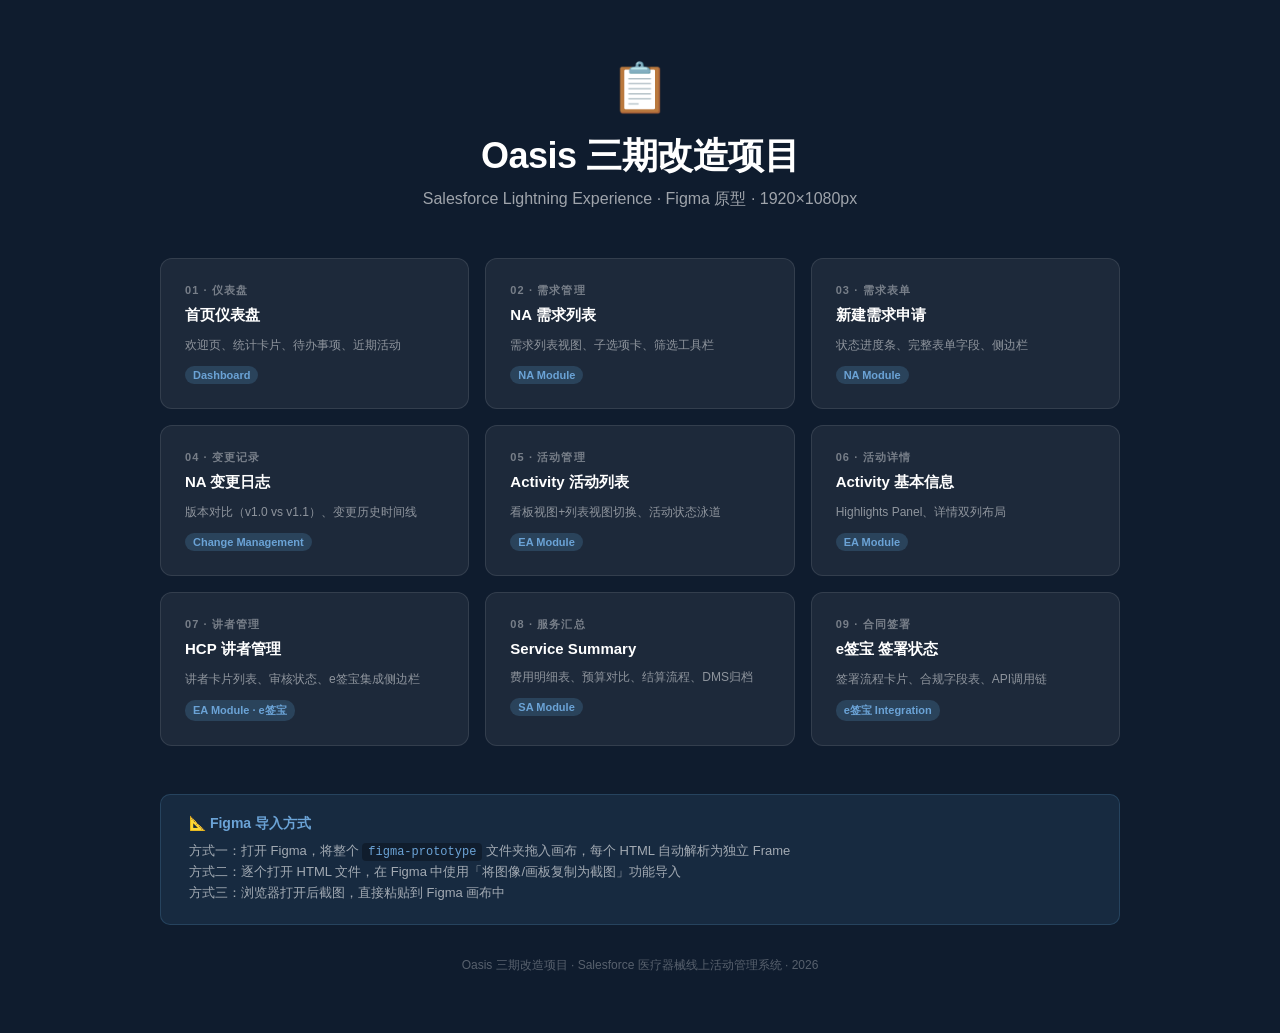
<file: index.html>
<!DOCTYPE html>
<html lang="zh-CN">
<head>
<meta charset="UTF-8">
<title>Oasis 三期改造项目 — Figma 原型预览</title>
<style>
  * { box-sizing: border-box; margin: 0; padding: 0; }
  body {
    font-family: -apple-system, BlinkMacSystemFont, 'Segoe UI', Arial, sans-serif;
    background: #0F1C2E;
    color: #fff;
    min-height: 100vh;
    display: flex;
    flex-direction: column;
    align-items: center;
    padding: 60px 40px;
  }
  .logo { font-size: 48px; margin-bottom: 16px; }
  h1 { font-size: 36px; font-weight: 700; margin-bottom: 8px; letter-spacing: -0.5px; }
  .subtitle { font-size: 16px; color: rgba(255,255,255,0.6); margin-bottom: 48px; }
  .grid {
    display: grid;
    grid-template-columns: repeat(3, 1fr);
    gap: 16px;
    width: 100%;
    max-width: 960px;
  }
  .card {
    background: rgba(255,255,255,0.06);
    border: 1px solid rgba(255,255,255,0.1);
    border-radius: 12px;
    padding: 24px;
    cursor: pointer;
    transition: all 0.2s;
    text-decoration: none;
    color: inherit;
    display: flex;
    flex-direction: column;
    gap: 8px;
  }
  .card:hover {
    background: rgba(255,255,255,0.12);
    border-color: rgba(74,127,165,0.6);
    transform: translateY(-2px);
  }
  .card-num { font-size: 11px; color: rgba(255,255,255,0.4); font-weight: 700; text-transform: uppercase; letter-spacing: 0.1em; }
  .card-title { font-size: 15px; font-weight: 700; color: #fff; }
  .card-desc { font-size: 12px; color: rgba(255,255,255,0.5); margin-top: 4px; }
  .card-tag {
    display: inline-block;
    background: rgba(74,127,165,0.3);
    color: #6BA3D6;
    font-size: 11px;
    font-weight: 600;
    padding: 3px 8px;
    border-radius: 10px;
    margin-top: 4px;
    width: fit-content;
  }
  .import-note {
    margin-top: 48px;
    padding: 20px 28px;
    background: rgba(74,127,165,0.15);
    border: 1px solid rgba(74,127,165,0.3);
    border-radius: 10px;
    max-width: 960px;
    width: 100%;
  }
  .import-note h3 { font-size: 14px; font-weight: 700; color: #6BA3D6; margin-bottom: 8px; }
  .import-note p { font-size: 13px; color: rgba(255,255,255,0.6); line-height: 1.6; }
  .import-note code { background: rgba(0,0,0,0.3); padding: 2px 6px; border-radius: 4px; font-size: 12px; color: #6BA3D6; }
  .footer { margin-top: 32px; font-size: 12px; color: rgba(255,255,255,0.3); }
</style>
</head>
<body>
  <div class="logo">📋</div>
  <h1>Oasis 三期改造项目</h1>
  <p class="subtitle">Salesforce Lightning Experience · Figma 原型 · 1920×1080px</p>

  <div class="grid">
    <a class="card" href="pages/02-dashboard.html" target="_blank">
      <div class="card-num">01 · 仪表盘</div>
      <div class="card-title">首页仪表盘</div>
      <div class="card-desc">欢迎页、统计卡片、待办事项、近期活动</div>
      <div class="card-tag">Dashboard</div>
    </a>

    <a class="card" href="pages/03-na-request-list.html" target="_blank">
      <div class="card-num">02 · 需求管理</div>
      <div class="card-title">NA 需求列表</div>
      <div class="card-desc">需求列表视图、子选项卡、筛选工具栏</div>
      <div class="card-tag">NA Module</div>
    </a>

    <a class="card" href="pages/04-na-request-form.html" target="_blank">
      <div class="card-num">03 · 需求表单</div>
      <div class="card-title">新建需求申请</div>
      <div class="card-desc">状态进度条、完整表单字段、侧边栏</div>
      <div class="card-tag">NA Module</div>
    </a>

    <a class="card" href="pages/05-na-change-log.html" target="_blank">
      <div class="card-num">04 · 变更记录</div>
      <div class="card-title">NA 变更日志</div>
      <div class="card-desc">版本对比（v1.0 vs v1.1）、变更历史时间线</div>
      <div class="card-tag">Change Management</div>
    </a>

    <a class="card" href="pages/06-activity-list.html" target="_blank">
      <div class="card-num">05 · 活动管理</div>
      <div class="card-title">Activity 活动列表</div>
      <div class="card-desc">看板视图+列表视图切换、活动状态泳道</div>
      <div class="card-tag">EA Module</div>
    </a>

    <a class="card" href="pages/07-activity-detail.html" target="_blank">
      <div class="card-num">06 · 活动详情</div>
      <div class="card-title">Activity 基本信息</div>
      <div class="card-desc">Highlights Panel、详情双列布局</div>
      <div class="card-tag">EA Module</div>
    </a>

    <a class="card" href="pages/08-activity-hcp.html" target="_blank">
      <div class="card-num">07 · 讲者管理</div>
      <div class="card-title">HCP 讲者管理</div>
      <div class="card-desc">讲者卡片列表、审核状态、e签宝集成侧边栏</div>
      <div class="card-tag">EA Module · e签宝</div>
    </a>

    <a class="card" href="pages/09-activity-ss.html" target="_blank">
      <div class="card-num">08 · 服务汇总</div>
      <div class="card-title">Service Summary</div>
      <div class="card-desc">费用明细表、预算对比、结算流程、DMS归档</div>
      <div class="card-tag">SA Module</div>
    </a>

    <a class="card" href="pages/10-contract-sign.html" target="_blank">
      <div class="card-num">09 · 合同签署</div>
      <div class="card-title">e签宝 签署状态</div>
      <div class="card-desc">签署流程卡片、合规字段表、API调用链</div>
      <div class="card-tag">e签宝 Integration</div>
    </a>
  </div>

  <div class="import-note">
    <h3>📐 Figma 导入方式</h3>
    <p>
      方式一：打开 Figma，将整个 <code>figma-prototype</code> 文件夹拖入画布，每个 HTML 自动解析为独立 Frame<br>
      方式二：逐个打开 HTML 文件，在 Figma 中使用「将图像/画板复制为截图」功能导入<br>
      方式三：浏览器打开后截图，直接粘贴到 Figma 画布中
    </p>
  </div>

  <div class="footer">Oasis 三期改造项目 · Salesforce 医疗器械线上活动管理系统 · 2026</div>
</body>
</html>
</file>
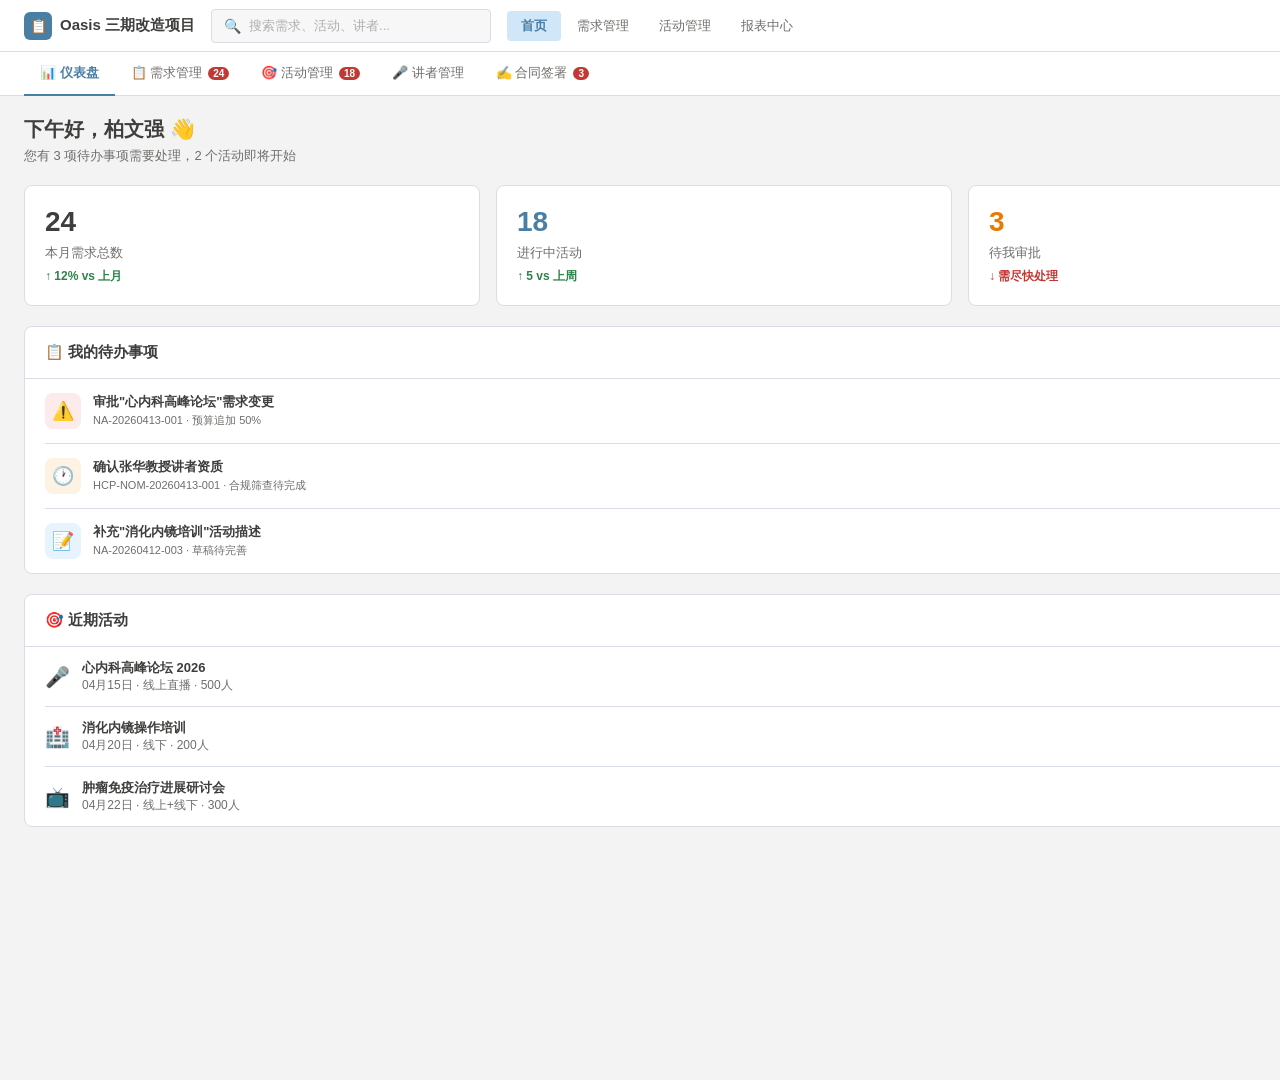
<file: 02-dashboard.html>
<!DOCTYPE html>
<html lang="zh-CN">
<head>
<meta charset="UTF-8">
<title>Oasis 三期 - 仪表盘</title>
<link rel="stylesheet" href="../shared/styles.css">
<style>
  body { background: var(--sl-bg); }
  .dashboard { padding: 20px 24px; overflow-y: auto; flex: 1; }
  .stats-row { display: grid; grid-template-columns: repeat(4, 1fr); gap: 16px; margin-bottom: 20px; }
  .dashboard-body { display: grid; grid-template-columns: 1fr 360px; gap: 20px; }
  .section-title { font-size: 15px; font-weight: 700; color: var(--sl-gray-1); margin-bottom: 12px; display: flex; align-items: center; justify-content: space-between; }
  .view-more { font-size: 12px; color: var(--sl-blue-mid); cursor: pointer; font-weight: 400; }
</style>
</head>
<body>
<div class="frame-wrapper">
<div class="app-shell">

  <!-- App Header -->
  <div class="app-header">
    <div class="app-header-logo">
      <div class="app-header-logo-icon">📋</div>
      <span class="app-header-logo-text">Oasis 三期改造项目</span>
    </div>
    <div class="app-header-search">
      <span>🔍</span>
      <input placeholder="搜索需求、活动、讲者...">
    </div>
    <div class="app-header-nav">
      <div class="app-header-nav-item active">首页</div>
      <div class="app-header-nav-item" onclick="location.href='03-na-request-list.html'">需求管理</div>
      <div class="app-header-nav-item" onclick="location.href='06-activity-list.html'">活动管理</div>
      <div class="app-header-nav-item">报表中心</div>
    </div>
    <div class="app-header-actions">
      <button class="app-header-btn outline">🔔</button>
      <button class="app-header-btn primary" onclick="location.href='03-na-request-list.html'">+ 新建需求</button>
      <div class="app-header-avatar">BW</div>
    </div>
  </div>

  <!-- 主内容 -->
  <div class="main-content">
    <!-- Subtabs -->
    <div class="subtabs">
      <div class="subtab active">📊 仪表盘</div>
      <div class="subtab" onclick="location.href='03-na-request-list.html'">📋 需求管理<span class="subtab-badge">24</span></div>
      <div class="subtab" onclick="location.href='06-activity-list.html'">🎯 活动管理<span class="subtab-badge">18</span></div>
      <div class="subtab">🎤 讲者管理</div>
      <div class="subtab">✍️ 合同签署<span class="subtab-badge">3</span></div>
      <div class="subtab-dropdown">更多 ⋯</div>
    </div>

    <!-- Dashboard Content -->
    <div class="dashboard">
      <!-- Welcome -->
      <div class="welcome-bar">
        <div class="welcome-text">
          <h2>下午好，柏文强 👋</h2>
          <p>您有 3 项待办事项需要处理，2 个活动即将开始</p>
        </div>
        <div class="welcome-date">2026年4月14日 星期一</div>
      </div>

      <!-- Stats -->
      <div class="stats-row">
        <div class="stat-card">
          <div class="stat-number">24</div>
          <div class="stat-label">本月需求总数</div>
          <div class="stat-change up">↑ 12% vs 上月</div>
        </div>
        <div class="stat-card">
          <div class="stat-number blue">18</div>
          <div class="stat-label">进行中活动</div>
          <div class="stat-change up">↑ 5 vs 上周</div>
        </div>
        <div class="stat-card">
          <div class="stat-number orange">3</div>
          <div class="stat-label">待我审批</div>
          <div class="stat-change down">↓ 需尽快处理</div>
        </div>
        <div class="stat-card">
          <div class="stat-number green">8</div>
          <div class="stat-label">本月讲者数</div>
          <div class="stat-change up">↑ 3 vs 上月</div>
        </div>
      </div>

      <!-- Body -->
      <div class="dashboard-body">
        <!-- Left: 待办 + 近期活动 -->
        <div style="display:flex;flex-direction:column;gap:20px;">

          <!-- 待办事项 -->
          <div class="card">
            <div class="card-header">
              <div class="card-title">📋 我的待办事项</div>
              <span style="font-size:12px;color:var(--sl-gray-2);">共 3 项</span>
            </div>
            <div class="card-body" style="padding:0 20px;">
              <div class="todo-item">
                <div class="todo-icon-wrap" style="background:#FDEAEA;">⚠️</div>
                <div class="todo-content">
                  <div class="todo-title">审批"心内科高峰论坛"需求变更</div>
                  <div class="todo-meta">NA-20260413-001 · 预算追加 50%</div>
                </div>
                <button class="btn btn-primary" style="padding:6px 12px;font-size:12px;">去处理</button>
              </div>
              <div class="todo-item">
                <div class="todo-icon-wrap" style="background:#FEF3E2;">🕐</div>
                <div class="todo-content">
                  <div class="todo-title">确认张华教授讲者资质</div>
                  <div class="todo-meta">HCP-NOM-20260413-001 · 合规筛查待完成</div>
                </div>
                <button class="btn btn-outline" style="padding:6px 12px;font-size:12px;">查看</button>
              </div>
              <div class="todo-item">
                <div class="todo-icon-wrap" style="background:#E8F4FD;">📝</div>
                <div class="todo-content">
                  <div class="todo-title">补充"消化内镜培训"活动描述</div>
                  <div class="todo-meta">NA-20260412-003 · 草稿待完善</div>
                </div>
                <button class="btn btn-outline" style="padding:6px 12px;font-size:12px;">编辑</button>
              </div>
            </div>
          </div>

          <!-- 近期活动 -->
          <div class="card">
            <div class="card-header">
              <div class="card-title">🎯 近期活动</div>
              <span class="view-more" onclick="location.href='06-activity-list.html'">查看全部 →</span>
            </div>
            <div class="card-body" style="padding:0 20px;">
              <div style="display:flex;align-items:center;gap:12px;padding:12px 0;border-bottom:1px solid var(--sl-border);">
                <div style="font-size:20px;">🎤</div>
                <div style="flex:1;">
                  <div style="font-size:13px;font-weight:600;color:var(--sl-gray-1);">心内科高峰论坛 2026</div>
                  <div style="font-size:12px;color:var(--sl-gray-2);">04月15日 · 线上直播 · 500人</div>
                </div>
                <span class="status-badge s-progress">进行中</span>
              </div>
              <div style="display:flex;align-items:center;gap:12px;padding:12px 0;border-bottom:1px solid var(--sl-border);">
                <div style="font-size:20px;">🏥</div>
                <div style="flex:1;">
                  <div style="font-size:13px;font-weight:600;color:var(--sl-gray-1);">消化内镜操作培训</div>
                  <div style="font-size:12px;color:var(--sl-gray-2);">04月20日 · 线下 · 200人</div>
                </div>
                <span class="status-badge s-review">讲者审核中</span>
              </div>
              <div style="display:flex;align-items:center;gap:12px;padding:12px 0;">
                <div style="font-size:20px;">📺</div>
                <div style="flex:1;">
                  <div style="font-size:13px;font-weight:600;color:var(--sl-gray-1);">肿瘤免疫治疗进展研讨会</div>
                  <div style="font-size:12px;color:var(--sl-gray-2);">04月22日 · 线上+线下 · 300人</div>
                </div>
                <span class="status-badge s-draft">待启动</span>
              </div>
            </div>
          </div>
        </div>

        <!-- Right: 快捷入口 + 公告 -->
        <div style="display:flex;flex-direction:column;gap:20px;">
          <!-- 快捷入口 -->
          <div class="card">
            <div class="card-header"><div class="card-title">⚡ 快捷入口</div></div>
            <div class="card-body">
              <div class="quick-links">
                <div class="quick-link" onclick="location.href='04-na-request-form.html'">
                  <span class="quick-link-icon">📝</span>
                  <span class="quick-link-text">新建需求</span>
                </div>
                <div class="quick-link" onclick="location.href='06-activity-list.html'">
                  <span class="quick-link-icon">🎯</span>
                  <span class="quick-link-text">活动管理</span>
                </div>
                <div class="quick-link" onclick="location.href='03-na-request-list.html'">
                  <span class="quick-link-icon">📋</span>
                  <span class="quick-link-text">需求列表</span>
                </div>
                <div class="quick-link" onclick="location.href='10-contract-sign.html'">
                  <span class="quick-link-icon">✍️</span>
                  <span class="quick-link-text">合同签署</span>
                </div>
              </div>
            </div>
          </div>

          <!-- 公告 -->
          <div class="card">
            <div class="card-header"><div class="card-title">📢 系统公告</div></div>
            <div class="card-body" style="padding:0 20px;">
              <div class="announcement-item">
                <div class="announcement-date">04-13</div>
                <div class="announcement-text">e签宝 API 已完成升级，签署速度提升 50%</div>
              </div>
              <div class="announcement-item">
                <div class="announcement-date">04-12</div>
                <div class="announcement-text">DMS 合规归档模块上线，支持自动归档至合规库</div>
              </div>
              <div class="announcement-item">
                <div class="announcement-date">04-10</div>
                <div class="announcement-text">变更管理功能已升级，支持生效前后双向变更</div>
              </div>
            </div>
          </div>

          <!-- 审批时效 -->
          <div class="card">
            <div class="card-header"><div class="card-title">📊 本月审批时效</div></div>
            <div class="card-body">
              <div class="progress-item" style="margin-bottom:14px;">
                <div style="display:flex;justify-content:space-between;margin-bottom:6px;">
                  <span style="font-size:13px;font-weight:600;color:var(--sl-gray-1);">合规预审</span>
                  <span style="font-size:13px;font-weight:700;color:var(--sl-green);">1.2 天</span>
                </div>
                <div class="progress-bar"><div class="progress-fill green" style="width:75%;"></div></div>
              </div>
              <div class="progress-item" style="margin-bottom:14px;">
                <div style="display:flex;justify-content:space-between;margin-bottom:6px;">
                  <span style="font-size:13px;font-weight:600;color:var(--sl-gray-1);">预算审批</span>
                  <span style="font-size:13px;font-weight:700;color:var(--sl-blue-mid);">2.8 天</span>
                </div>
                <div class="progress-bar"><div class="progress-fill" style="width:65%;"></div></div>
              </div>
              <div class="progress-item">
                <div style="display:flex;justify-content:space-between;margin-bottom:6px;">
                  <span style="font-size:13px;font-weight:600;color:var(--sl-gray-1);">需求确认</span>
                  <span style="font-size:13px;font-weight:700;color:var(--sl-orange);">4.1 天</span>
                </div>
                <div class="progress-bar"><div class="progress-fill orange" style="width:55%;"></div></div>
              </div>
            </div>
          </div>
        </div>
      </div>
    </div>
  </div>

</div>
</div>
</body>
</html>
</file>
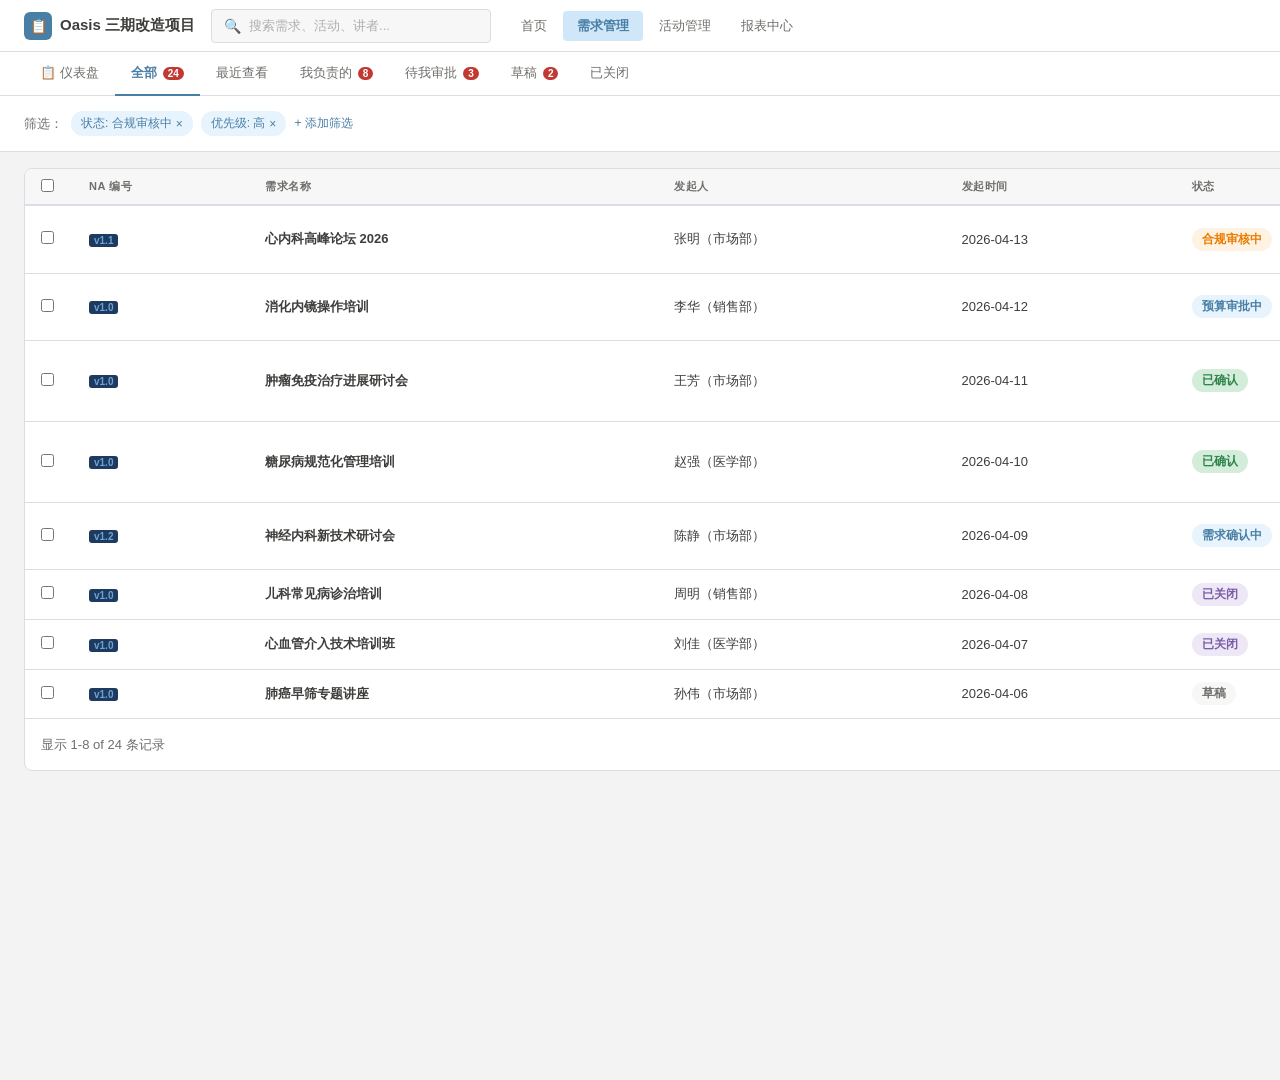
<file: 03-na-request-list.html>
<!DOCTYPE html>
<html lang="zh-CN">
<head>
<meta charset="UTF-8">
<title>Oasis 三期 - 需求管理</title>
<link rel="stylesheet" href="../shared/styles.css">
<style>
  body { background: var(--sl-bg); }
  .priority-tag { font-size: 11px; padding: 2px 6px; border-radius: 3px; font-weight: 600; }
  .p-high { background: var(--sl-red-bg); color: var(--sl-red); }
  .p-mid { background: var(--sl-orange-bg); color: var(--sl-orange); }
  .p-low { background: var(--sl-green-bg); color: var(--sl-green); }
  .budget-cell { font-weight: 700; color: var(--sl-green); }
  .version-tag { background: var(--sl-blue); color: #6BA3D6; font-size: 10px; padding: 1px 5px; border-radius: 3px; font-weight: 700; }
</style>
</head>
<body>
<div class="frame-wrapper">
<div class="app-shell">

  <!-- App Header -->
  <div class="app-header">
    <div class="app-header-logo">
      <div class="app-header-logo-icon">📋</div>
      <span class="app-header-logo-text">Oasis 三期改造项目</span>
    </div>
    <div class="app-header-search">
      <span>🔍</span>
      <input placeholder="搜索需求、活动、讲者...">
    </div>
    <div class="app-header-nav">
      <div class="app-header-nav-item" onclick="location.href='02-dashboard.html'">首页</div>
      <div class="app-header-nav-item active">需求管理</div>
      <div class="app-header-nav-item" onclick="location.href='06-activity-list.html'">活动管理</div>
      <div class="app-header-nav-item">报表中心</div>
    </div>
    <div class="app-header-actions">
      <button class="app-header-btn outline">🔔</button>
      <button class="app-header-btn primary" onclick="location.href='04-na-request-form.html'">+ 新建需求</button>
      <div class="app-header-avatar">BW</div>
    </div>
  </div>

  <!-- Main Content -->
  <div class="main-content">

    <!-- Subtabs -->
    <div class="subtabs">
      <div class="subtab">📋 仪表盘</div>
      <div class="subtab active">全部<span class="subtab-badge">24</span></div>
      <div class="subtab">最近查看</div>
      <div class="subtab">我负责的<span class="subtab-badge">8</span></div>
      <div class="subtab">待我审批<span class="subtab-badge">3</span></div>
      <div class="subtab">草稿<span class="subtab-badge">2</span></div>
      <div class="subtab">已关闭</div>
      <div class="subtab-dropdown">⚙️ 列表设置</div>
    </div>

    <!-- Toolbar -->
    <div class="list-toolbar">
      <span style="font-size:13px;color:var(--sl-gray-2);">筛选：</span>
      <div class="filter-chip">状态: 合规审核中 <button class="remove">×</button></div>
      <div class="filter-chip">优先级: 高 <button class="remove">×</button></div>
      <span style="font-size:12px;color:var(--sl-blue-mid);cursor:pointer;">+ 添加筛选</span>

      <div class="view-toggle">
        <button class="view-btn">看板</button>
        <button class="view-btn active">列表</button>
      </div>
      <button class="btn btn-outline" style="padding:6px 12px;font-size:12px;">📤 导出</button>
      <button class="btn btn-outline" style="padding:6px 12px;font-size:12px;">🔄 刷新</button>
    </div>

    <!-- Table -->
    <div class="list-content">
      <div class="table-wrap">
        <table class="data-table">
          <thead>
            <tr>
              <th class="col-checkbox"><input type="checkbox" style="accent-color:var(--sl-blue-mid);"></th>
              <th>NA 编号</th>
              <th>需求名称</th>
              <th>发起人</th>
              <th>发起时间</th>
              <th>状态</th>
              <th>优先级</th>
              <th>预算金额</th>
              <th class="col-actions">操作</th>
            </tr>
          </thead>
          <tbody>
            <tr onclick="location.href='04-na-request-form.html'">
              <td><input type="checkbox" style="accent-color:var(--sl-blue-mid);"></td>
              <td><span class="version-tag">v1.1</span></td>
              <td style="font-weight:600;">心内科高峰论坛 2026</td>
              <td>张明（市场部）</td>
              <td>2026-04-13</td>
              <td><span class="status-badge s-review">合规审核中</span></td>
              <td><span class="priority-tag p-high">高</span></td>
              <td class="budget-cell">¥150,000</td>
              <td class="row-actions" onclick="event.stopPropagation()">
                <button class="row-action-btn">查看</button>
                <button class="row-action-btn">编辑</button>
              </td>
            </tr>
            <tr onclick="location.href='04-na-request-form.html'">
              <td><input type="checkbox" style="accent-color:var(--sl-blue-mid);"></td>
              <td><span class="version-tag">v1.0</span></td>
              <td style="font-weight:600;">消化内镜操作培训</td>
              <td>李华（销售部）</td>
              <td>2026-04-12</td>
              <td><span class="status-badge s-progress">预算审批中</span></td>
              <td><span class="priority-tag p-mid">中</span></td>
              <td class="budget-cell">¥80,000</td>
              <td class="row-actions" onclick="event.stopPropagation()">
                <button class="row-action-btn">查看</button>
                <button class="row-action-btn">编辑</button>
              </td>
            </tr>
            <tr onclick="location.href='04-na-request-form.html'">
              <td><input type="checkbox" style="accent-color:var(--sl-blue-mid);"></td>
              <td><span class="version-tag">v1.0</span></td>
              <td style="font-weight:600;">肿瘤免疫治疗进展研讨会</td>
              <td>王芳（市场部）</td>
              <td>2026-04-11</td>
              <td><span class="status-badge s-approved">已确认</span></td>
              <td><span class="priority-tag p-high">高</span></td>
              <td class="budget-cell">¥200,000</td>
              <td class="row-actions" onclick="event.stopPropagation()">
                <button class="row-action-btn">查看</button>
                <button class="row-action-btn">活动 →</button>
              </td>
            </tr>
            <tr onclick="location.href='04-na-request-form.html'">
              <td><input type="checkbox" style="accent-color:var(--sl-blue-mid);"></td>
              <td><span class="version-tag">v1.0</span></td>
              <td style="font-weight:600;">糖尿病规范化管理培训</td>
              <td>赵强（医学部）</td>
              <td>2026-04-10</td>
              <td><span class="status-badge s-approved">已确认</span></td>
              <td><span class="priority-tag p-low">低</span></td>
              <td class="budget-cell">¥45,000</td>
              <td class="row-actions" onclick="event.stopPropagation()">
                <button class="row-action-btn">查看</button>
                <button class="row-action-btn">活动 →</button>
              </td>
            </tr>
            <tr onclick="location.href='04-na-request-form.html'">
              <td><input type="checkbox" style="accent-color:var(--sl-blue-mid);"></td>
              <td><span class="version-tag">v1.2</span></td>
              <td style="font-weight:600;">神经内科新技术研讨会</td>
              <td>陈静（市场部）</td>
              <td>2026-04-09</td>
              <td><span class="status-badge s-progress">需求确认中</span></td>
              <td><span class="priority-tag p-mid">中</span></td>
              <td class="budget-cell">¥120,000</td>
              <td class="row-actions" onclick="event.stopPropagation()">
                <button class="row-action-btn">查看</button>
                <button class="row-action-btn">变更</button>
              </td>
            </tr>
            <tr onclick="location.href='04-na-request-form.html'">
              <td><input type="checkbox" style="accent-color:var(--sl-blue-mid);"></td>
              <td><span class="version-tag">v1.0</span></td>
              <td style="font-weight:600;">儿科常见病诊治培训</td>
              <td>周明（销售部）</td>
              <td>2026-04-08</td>
              <td><span class="status-badge s-closed">已关闭</span></td>
              <td><span class="priority-tag p-low">低</span></td>
              <td class="budget-cell">¥30,000</td>
              <td class="row-actions" onclick="event.stopPropagation()">
                <button class="row-action-btn">查看</button>
              </td>
            </tr>
            <tr onclick="location.href='04-na-request-form.html'">
              <td><input type="checkbox" style="accent-color:var(--sl-blue-mid);"></td>
              <td><span class="version-tag">v1.0</span></td>
              <td style="font-weight:600;">心血管介入技术培训班</td>
              <td>刘佳（医学部）</td>
              <td>2026-04-07</td>
              <td><span class="status-badge s-closed">已关闭</span></td>
              <td><span class="priority-tag p-mid">中</span></td>
              <td class="budget-cell">¥95,000</td>
              <td class="row-actions" onclick="event.stopPropagation()">
                <button class="row-action-btn">查看</button>
              </td>
            </tr>
            <tr onclick="location.href='04-na-request-form.html'">
              <td><input type="checkbox" style="accent-color:var(--sl-blue-mid);"></td>
              <td><span class="version-tag">v1.0</span></td>
              <td style="font-weight:600;">肺癌早筛专题讲座</td>
              <td>孙伟（市场部）</td>
              <td>2026-04-06</td>
              <td><span class="status-badge s-draft">草稿</span></td>
              <td><span class="priority-tag p-high">高</span></td>
              <td class="budget-cell">¥60,000</td>
              <td class="row-actions" onclick="event.stopPropagation()">
                <button class="row-action-btn">编辑</button>
              </td>
            </tr>
          </tbody>
        </table>
        <!-- Pagination -->
        <div class="pagination">
          <span>显示 1-8 of 24 条记录</span>
          <div class="pagination-btns">
            <button class="page-btn">◀</button>
            <button class="page-btn active">1</button>
            <button class="page-btn">2</button>
            <button class="page-btn">3</button>
            <button class="page-btn">▶</button>
          </div>
        </div>
      </div>
    </div>
  </div>

</div>
</div>
</body>
</html>
</file>
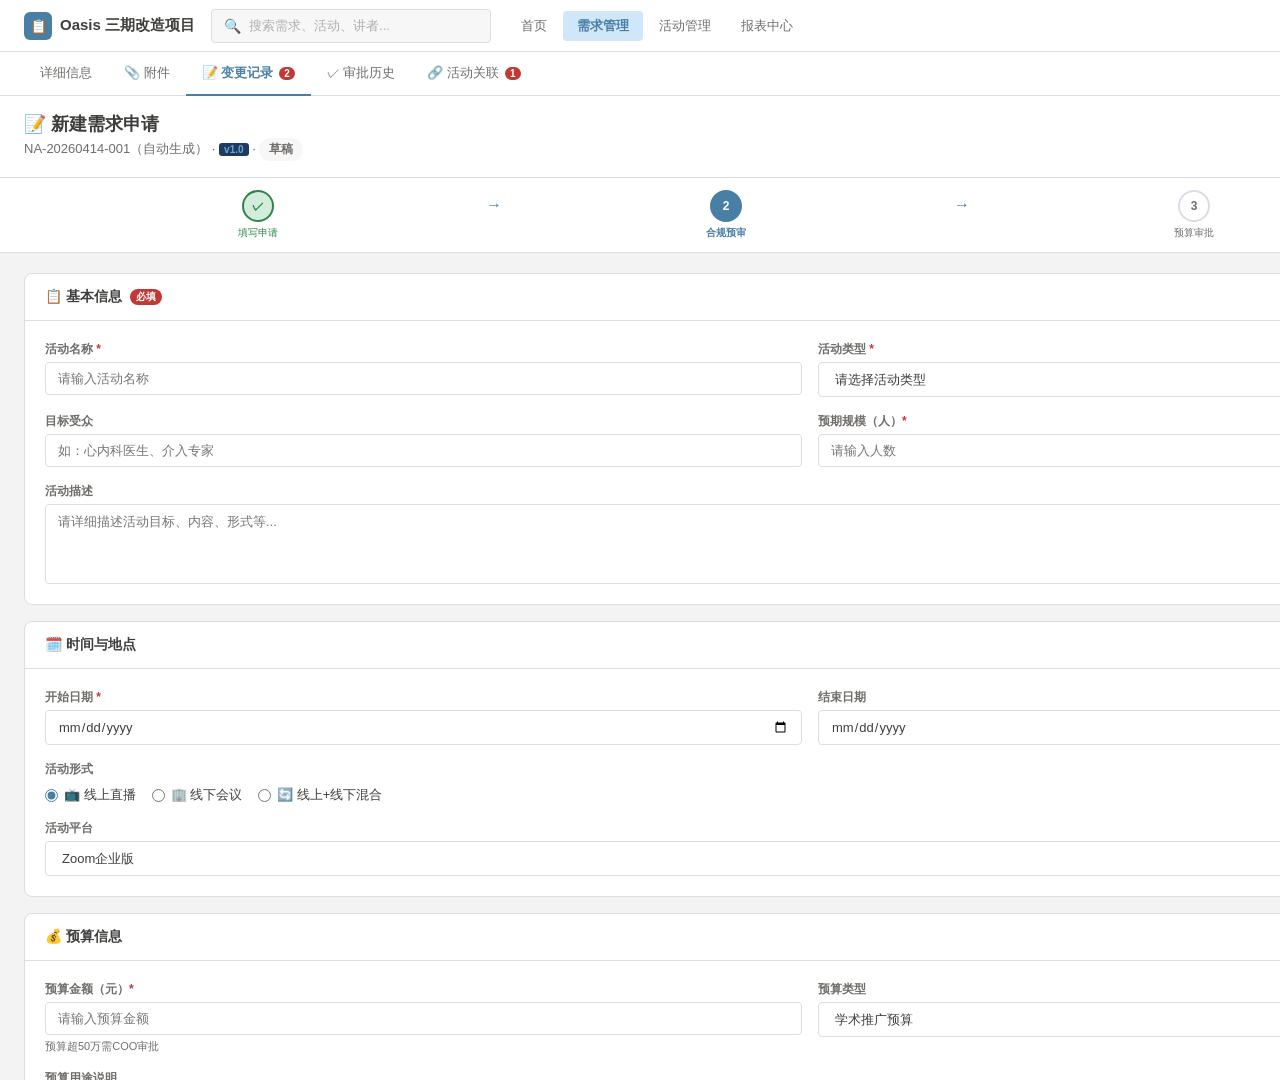
<file: 04-na-request-form.html>
<!DOCTYPE html>
<html lang="zh-CN">
<head>
<meta charset="UTF-8">
<title>Oasis 三期 - 新建需求申请</title>
<link rel="stylesheet" href="../shared/styles.css">
<style>body{background:var(--sl-bg);}</style>
</head>
<body>
<div class="frame-wrapper">
<div class="app-shell">

  <!-- App Header -->
  <div class="app-header">
    <div class="app-header-logo">
      <div class="app-header-logo-icon">📋</div>
      <span class="app-header-logo-text">Oasis 三期改造项目</span>
    </div>
    <div class="app-header-search"><span>🔍</span><input placeholder="搜索需求、活动、讲者..."></div>
    <div class="app-header-nav">
      <div class="app-header-nav-item" onclick="location.href='02-dashboard.html'">首页</div>
      <div class="app-header-nav-item active">需求管理</div>
      <div class="app-header-nav-item" onclick="location.href='06-activity-list.html'">活动管理</div>
      <div class="app-header-nav-item">报表中心</div>
    </div>
    <div class="app-header-actions">
      <button class="app-header-btn outline">🔔</button>
      <button class="app-header-btn primary">+ 新建需求</button>
      <div class="app-header-avatar">BW</div>
    </div>
  </div>

  <!-- Main Content -->
  <div class="main-content">

    <!-- Subtabs -->
    <div class="subtabs">
      <div class="subtab">详细信息</div>
      <div class="subtab">📎 附件</div>
      <div class="subtab active">📝 变更记录<span class="subtab-badge">2</span></div>
      <div class="subtab">✓ 审批历史</div>
      <div class="subtab">🔗 活动关联<span class="subtab-badge">1</span></div>
      <div class="subtab-dropdown">更多 ⋯</div>
    </div>

    <!-- Page Header -->
    <div class="page-header">
      <div class="page-title-group">
        <div class="page-title">📝 新建需求申请</div>
        <div class="page-subtitle">NA-20260414-001（自动生成） · <span class="version-tag">v1.0</span> · <span class="status-badge s-draft">草稿</span></div>
      </div>
      <div class="page-actions">
        <button class="btn btn-outline">💾 保存草稿</button>
        <button class="btn btn-primary">🚀 提交审核</button>
      </div>
    </div>

    <!-- Status Flow -->
    <div class="status-flow">
      <div class="status-step done"><div class="status-step-circle">✓</div><div class="status-step-label">填写申请</div></div>
      <div class="status-step active"><div class="status-step-circle">2</div><div class="status-step-label">合规预审</div></div>
      <div class="status-step"><div class="status-step-circle">3</div><div class="status-step-label">预算审批</div></div>
      <div class="status-step"><div class="status-step-circle">4</div><div class="status-step-label">需求确认</div></div>
    </div>

    <!-- Form -->
    <div class="form-page">
      <div class="form-main">
        <!-- 基本信息 -->
        <div class="form-section">
          <div class="form-section-header">
            <div class="form-section-title">📋 基本信息</div>
            <span class="form-section-badge">必填</span>
          </div>
          <div class="form-section-body">
            <div class="form-cols">
              <div class="form-group">
                <label class="form-label">活动名称 <span>*</span></label>
                <input type="text" class="form-input" placeholder="请输入活动名称">
              </div>
              <div class="form-group">
                <label class="form-label">活动类型 <span>*</span></label>
                <select class="form-select">
                  <option>请选择活动类型</option>
                  <option>学术会议</option>
                  <option>专题培训</option>
                  <option>线上课程</option>
                  <option>技能培训</option>
                  <option>患者教育</option>
                </select>
              </div>
              <div class="form-group">
                <label class="form-label">目标受众</label>
                <input type="text" class="form-input" placeholder="如：心内科医生、介入专家">
              </div>
              <div class="form-group">
                <label class="form-label">预期规模（人）<span>*</span></label>
                <input type="number" class="form-input" placeholder="请输入人数">
              </div>
              <div class="form-group form-col-full">
                <label class="form-label">活动描述</label>
                <textarea class="form-textarea" rows="3" placeholder="请详细描述活动目标、内容、形式等..."></textarea>
              </div>
            </div>
          </div>
        </div>

        <!-- 时间与地点 -->
        <div class="form-section">
          <div class="form-section-header"><div class="form-section-title">🗓️ 时间与地点</div></div>
          <div class="form-section-body">
            <div class="form-cols">
              <div class="form-group">
                <label class="form-label">开始日期 <span>*</span></label>
                <input type="date" class="form-input">
              </div>
              <div class="form-group">
                <label class="form-label">结束日期</label>
                <input type="date" class="form-input">
              </div>
              <div class="form-group form-col-full">
                <label class="form-label">活动形式</label>
                <div style="display:flex;gap:16px;margin-top:4px;">
                  <label style="display:flex;align-items:center;gap:6px;cursor:pointer;font-size:13px;color:var(--sl-gray-1);">
                    <input type="radio" name="format" checked style="accent-color:var(--sl-blue-mid);">📺 线上直播
                  </label>
                  <label style="display:flex;align-items:center;gap:6px;cursor:pointer;font-size:13px;color:var(--sl-gray-1);">
                    <input type="radio" name="format" style="accent-color:var(--sl-blue-mid);">🏢 线下会议
                  </label>
                  <label style="display:flex;align-items:center;gap:6px;cursor:pointer;font-size:13px;color:var(--sl-gray-1);">
                    <input type="radio" name="format" style="accent-color:var(--sl-blue-mid);">🔄 线上+线下混合
                  </label>
                </div>
              </div>
              <div class="form-group form-col-full">
                <label class="form-label">活动平台</label>
                <select class="form-select">
                  <option>请选择平台</option>
                  <option>腾讯会议专业版</option>
                  <option selected>Zoom企业版</option>
                  <option>自建平台</option>
                  <option>其他</option>
                </select>
              </div>
            </div>
          </div>
        </div>

        <!-- 预算信息 -->
        <div class="form-section">
          <div class="form-section-header"><div class="form-section-title">💰 预算信息</div></div>
          <div class="form-section-body">
            <div class="form-cols">
              <div class="form-group">
                <label class="form-label">预算金额（元）<span>*</span></label>
                <input type="number" class="form-input" placeholder="请输入预算金额">
                <div class="form-hint">预算超50万需COO审批</div>
              </div>
              <div class="form-group">
                <label class="form-label">预算类型</label>
                <select class="form-select">
                  <option>市场活动预算</option>
                  <option selected>学术推广预算</option>
                  <option>销售费用</option>
                </select>
              </div>
              <div class="form-group form-col-full">
                <label class="form-label">预算用途说明</label>
                <textarea class="form-textarea" rows="2" placeholder="请说明预算的主要用途..."></textarea>
              </div>
            </div>
          </div>
        </div>
      </div>

      <!-- Sidebar -->
      <div class="form-sidebar">
        <div class="sidebar-section">
          <div class="sidebar-section-title">📎 附件</div>
          <div style="border:2px dashed var(--sl-border);border-radius:8px;padding:20px;text-align:center;color:var(--sl-gray-2);font-size:13px;cursor:pointer;">
            📁 点击上传文件<br>
            <span style="font-size:11px;">支持 PDF、Word、图片等</span>
          </div>
        </div>
        <div class="sidebar-section">
          <div class="sidebar-section-title">📅 关联活动</div>
          <div style="padding:12px;background:var(--sl-blue-light);border-radius:6px;font-size:13px;color:var(--sl-gray-1);">
            活动创建后将自动生成关联关系
          </div>
        </div>
        <div class="sidebar-section">
          <div class="sidebar-section-title">⚠️ 注意事项</div>
          <ul style="font-size:12px;color:var(--sl-gray-2);padding-left:16px;line-height:1.8;">
            <li>讲者需具备完整资质证明</li>
            <li>预算超出需提前报批</li>
            <li>合规筛查预计1-2个工作日</li>
            <li>活动开始前至少10个工作日发起</li>
          </ul>
        </div>
      </div>
    </div>
  </div>

</div>
</div>
</body>
</html>
</file>
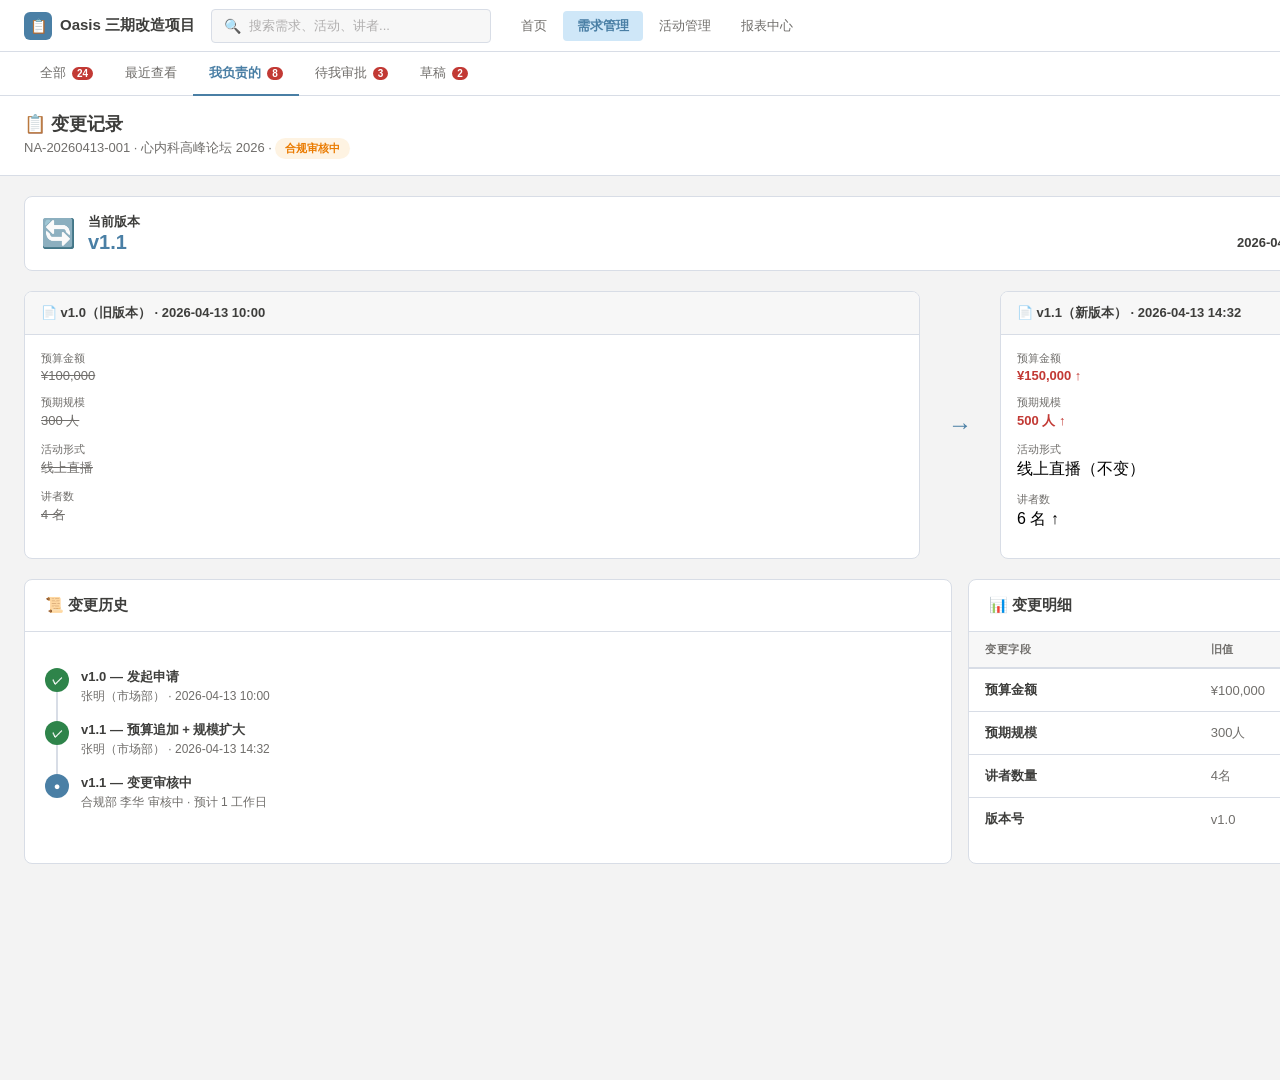
<file: 05-na-change-log.html>
<!DOCTYPE html>
<html lang="zh-CN">
<head>
<meta charset="UTF-8">
<title>Oasis 三期 - 变更记录</title>
<link rel="stylesheet" href="../shared/styles.css">
<style>body{background:var(--sl-bg);}</style>
</head>
<body>
<div class="frame-wrapper">
<div class="app-shell">

  <!-- App Header -->
  <div class="app-header">
    <div class="app-header-logo"><div class="app-header-logo-icon">📋</div><span class="app-header-logo-text">Oasis 三期改造项目</span></div>
    <div class="app-header-search"><span>🔍</span><input placeholder="搜索需求、活动、讲者..."></div>
    <div class="app-header-nav">
      <div class="app-header-nav-item" onclick="location.href='02-dashboard.html'">首页</div>
      <div class="app-header-nav-item active">需求管理</div>
      <div class="app-header-nav-item" onclick="location.href='06-activity-list.html'">活动管理</div>
      <div class="app-header-nav-item">报表中心</div>
    </div>
    <div class="app-header-actions">
      <button class="app-header-btn outline">🔔</button>
      <button class="app-header-btn primary">+ 新建需求</button>
      <div class="app-header-avatar">BW</div>
    </div>
  </div>

  <!-- Main Content -->
  <div class="main-content">

    <!-- Subtabs -->
    <div class="subtabs">
      <div class="subtab">全部<span class="subtab-badge">24</span></div>
      <div class="subtab">最近查看</div>
      <div class="subtab active">我负责的<span class="subtab-badge">8</span></div>
      <div class="subtab">待我审批<span class="subtab-badge">3</span></div>
      <div class="subtab">草稿<span class="subtab-badge">2</span></div>
    </div>

    <!-- Page Header -->
    <div class="page-header">
      <div class="page-title-group">
        <div class="page-title">📋 变更记录</div>
        <div class="page-subtitle">NA-20260413-001 · 心内科高峰论坛 2026 · <span class="status-badge s-review" style="font-size:11px;">合规审核中</span></div>
      </div>
      <div class="page-actions">
        <button class="btn btn-outline" onclick="location.href='04-na-request-form.html'">← 返回申请</button>
        <button class="btn btn-primary">+ 新建变更</button>
      </div>
    </div>

    <!-- Content -->
    <div style="padding:20px 24px;overflow-y:auto;flex:1;">

      <!-- 变更概览 -->
      <div style="display:flex;gap:16px;margin-bottom:20px;">
        <div class="card" style="flex:1;padding:16px;display:flex;align-items:center;gap:12px;">
          <span style="font-size:28px;">🔄</span>
          <div>
            <div style="font-size:13px;font-weight:700;color:var(--sl-gray-1);">当前版本</div>
            <div style="font-size:20px;font-weight:700;color:var(--sl-blue-mid);">v1.1</div>
          </div>
          <div style="margin-left:auto;text-align:right;">
            <div style="font-size:12px;color:var(--sl-gray-2);">变更时间</div>
            <div style="font-size:13px;font-weight:600;color:var(--sl-gray-1);">2026-04-13 14:32</div>
          </div>
        </div>
        <div class="card" style="padding:16px;display:flex;align-items:center;gap:12px;">
          <span style="font-size:28px;">👤</span>
          <div>
            <div style="font-size:13px;font-weight:700;color:var(--sl-gray-1);">变更人</div>
            <div style="font-size:13px;color:var(--sl-gray-1);">张明（市场部）</div>
          </div>
        </div>
        <div class="card" style="padding:16px;display:flex;align-items:center;gap:12px;">
          <span style="font-size:28px;">⚠️</span>
          <div>
            <div style="font-size:13px;font-weight:700;color:var(--sl-gray-1);">触发原因</div>
            <div style="font-size:13px;color:var(--sl-orange);">预算增加 50%</div>
          </div>
        </div>
        <div class="card" style="padding:16px;display:flex;align-items:center;gap:12px;">
          <span style="font-size:28px;">📋</span>
          <div>
            <div style="font-size:13px;font-weight:700;color:var(--sl-gray-1);">审批状态</div>
            <div style="font-size:13px;"><span class="status-badge s-review" style="font-size:11px;">变更审核中</span></div>
          </div>
        </div>
      </div>

      <!-- Diff View -->
      <div style="display:flex;gap:16px;margin-bottom:20px;">
        <div class="diff-col">
          <div class="diff-header">📄 v1.0（旧版本） · 2026-04-13 10:00</div>
          <div class="diff-body">
            <div class="diff-field">
              <div class="diff-field-label">预算金额</div>
              <div class="diff-field-old">¥100,000</div>
            </div>
            <div class="diff-field">
              <div class="diff-field-label">预期规模</div>
              <div class="diff-field-old">300 人</div>
            </div>
            <div class="diff-field">
              <div class="diff-field-label">活动形式</div>
              <div class="diff-field-old">线上直播</div>
            </div>
            <div class="diff-field">
              <div class="diff-field-label">讲者数</div>
              <div class="diff-field-old">4 名</div>
            </div>
          </div>
        </div>
        <div style="display:flex;align-items:center;justify-content:center;width:48px;flex-shrink:0;">
          <span style="font-size:24px;color:var(--sl-blue-mid);">→</span>
        </div>
        <div class="diff-col">
          <div class="diff-header">📄 v1.1（新版本） · 2026-04-13 14:32</div>
          <div class="diff-body">
            <div class="diff-field">
              <div class="diff-field-label">预算金额</div>
              <div class="diff-field-new">¥150,000 ↑</div>
            </div>
            <div class="diff-field">
              <div class="diff-field-label">预期规模</div>
              <div class="diff-field-new">500 人 ↑</div>
            </div>
            <div class="diff-field">
              <div class="diff-field-label">活动形式</div>
              <div class="diff-field-value">线上直播（不变）</div>
            </div>
            <div class="diff-field">
              <div class="diff-field-label">讲者数</div>
              <div class="diff-field-value">6 名 ↑</div>
            </div>
          </div>
        </div>
      </div>

      <!-- Timeline + Change Log Table -->
      <div style="display:grid;grid-template-columns:1fr 1fr;gap:16px;">
        <!-- Timeline -->
        <div class="card">
          <div class="card-header"><div class="card-title">📜 变更历史</div></div>
          <div class="card-body">
            <div class="timeline">
              <div class="timeline-item">
                <div class="timeline-dot done">✓</div>
                <div class="timeline-content">
                  <div class="timeline-title">v1.0 — 发起申请</div>
                  <div class="timeline-meta">张明（市场部） · 2026-04-13 10:00</div>
                </div>
              </div>
              <div class="timeline-item">
                <div class="timeline-dot done">✓</div>
                <div class="timeline-content">
                  <div class="timeline-title">v1.1 — 预算追加 + 规模扩大</div>
                  <div class="timeline-meta">张明（市场部） · 2026-04-13 14:32</div>
                </div>
              </div>
              <div class="timeline-item">
                <div class="timeline-dot active">●</div>
                <div class="timeline-content">
                  <div class="timeline-title">v1.1 — 变更审核中</div>
                  <div class="timeline-meta">合规部 李华 审核中 · 预计 1 工作日</div>
                </div>
              </div>
            </div>
          </div>
        </div>

        <!-- 变更明细 -->
        <div class="card">
          <div class="card-header"><div class="card-title">📊 变更明细</div></div>
          <div class="card-body" style="padding:0;">
            <table class="data-table">
              <thead>
                <tr>
                  <th>变更字段</th>
                  <th>旧值</th>
                  <th>新值</th>
                  <th>变更类型</th>
                </tr>
              </thead>
              <tbody>
                <tr>
                  <td style="font-weight:600;">预算金额</td>
                  <td style="color:var(--sl-gray-2);">¥100,000</td>
                  <td style="color:var(--sl-red);font-weight:700;">¥150,000</td>
                  <td><span class="priority-tag p-high">大幅增加</span></td>
                </tr>
                <tr>
                  <td style="font-weight:600;">预期规模</td>
                  <td style="color:var(--sl-gray-2);">300人</td>
                  <td style="color:var(--sl-red);font-weight:700;">500人</td>
                  <td><span class="priority-tag p-high">大幅增加</span></td>
                </tr>
                <tr>
                  <td style="font-weight:600;">讲者数量</td>
                  <td style="color:var(--sl-gray-2);">4名</td>
                  <td style="color:var(--sl-red);font-weight:700;">6名</td>
                  <td><span class="priority-tag p-mid">增加</span></td>
                </tr>
                <tr>
                  <td style="font-weight:600;">版本号</td>
                  <td style="color:var(--sl-gray-2);">v1.0</td>
                  <td style="color:var(--sl-blue-mid);font-weight:700;">v1.1</td>
                  <td><span class="priority-tag p-low">版本升级</span></td>
                </tr>
              </tbody>
            </table>
          </div>
        </div>
      </div>
    </div>
  </div>

</div>
</div>
</body>
</html>
</file>
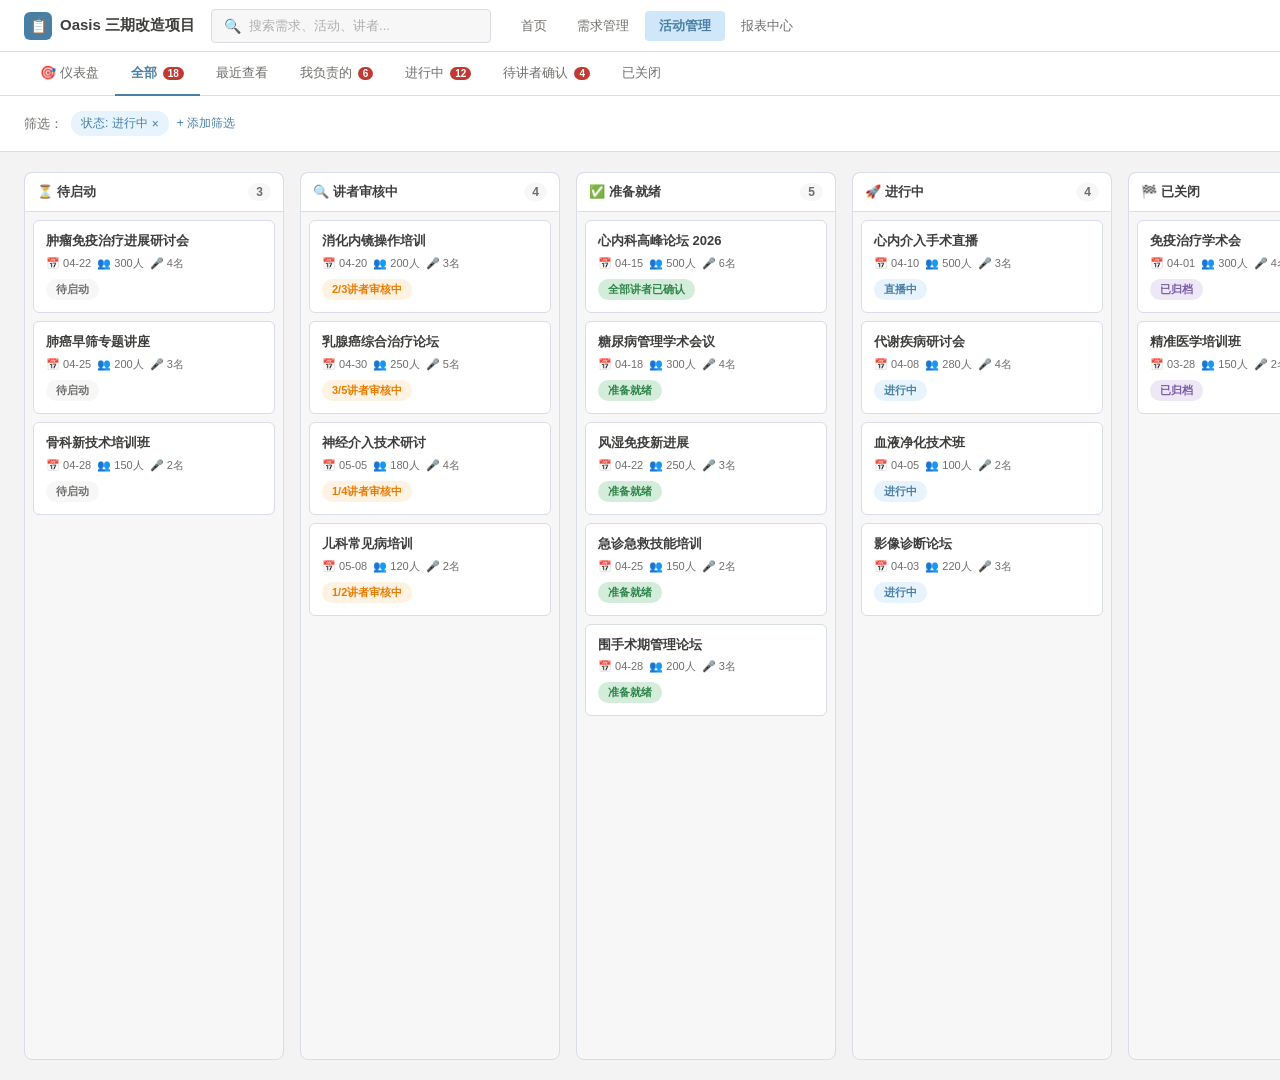
<file: 06-activity-list.html>
<!DOCTYPE html>
<html lang="zh-CN">
<head>
<meta charset="UTF-8">
<title>Oasis 三期 - 活动管理</title>
<link rel="stylesheet" href="../shared/styles.css">
<style>body{background:var(--sl-bg);}</style>
</head>
<body>
<div class="frame-wrapper">
<div class="app-shell">

  <!-- App Header -->
  <div class="app-header">
    <div class="app-header-logo"><div class="app-header-logo-icon">📋</div><span class="app-header-logo-text">Oasis 三期改造项目</span></div>
    <div class="app-header-search"><span>🔍</span><input placeholder="搜索需求、活动、讲者..."></div>
    <div class="app-header-nav">
      <div class="app-header-nav-item" onclick="location.href='02-dashboard.html'">首页</div>
      <div class="app-header-nav-item" onclick="location.href='03-na-request-list.html'">需求管理</div>
      <div class="app-header-nav-item active">活动管理</div>
      <div class="app-header-nav-item">报表中心</div>
    </div>
    <div class="app-header-actions">
      <button class="app-header-btn outline">🔔</button>
      <button class="app-header-btn primary">+ 新建活动</button>
      <div class="app-header-avatar">BW</div>
    </div>
  </div>

  <!-- Main Content -->
  <div class="main-content">

    <!-- Subtabs -->
    <div class="subtabs">
      <div class="subtab">🎯 仪表盘</div>
      <div class="subtab active">全部<span class="subtab-badge">18</span></div>
      <div class="subtab">最近查看</div>
      <div class="subtab">我负责的<span class="subtab-badge">6</span></div>
      <div class="subtab">进行中<span class="subtab-badge">12</span></div>
      <div class="subtab">待讲者确认<span class="subtab-badge">4</span></div>
      <div class="subtab">已关闭</div>
      <div class="subtab-dropdown">⚙️ 列表设置</div>
    </div>

    <!-- Toolbar -->
    <div class="list-toolbar">
      <span style="font-size:13px;color:var(--sl-gray-2);">筛选：</span>
      <div class="filter-chip">状态: 进行中 <button class="remove">×</button></div>
      <span style="font-size:12px;color:var(--sl-blue-mid);cursor:pointer;">+ 添加筛选</span>
      <div class="view-toggle" style="margin-left:auto;">
        <button class="view-btn active" onclick="document.getElementById('kanban-view').style.display='flex';document.getElementById('list-view').style.display='none';this.classList.add('active');this.nextElementSibling.classList.remove('active');">看板</button>
        <button class="view-btn" onclick="document.getElementById('list-view').style.display='block';document.getElementById('kanban-view').style.display='none';this.classList.add('active');this.previousElementSibling.classList.remove('active');">列表</button>
      </div>
      <button class="btn btn-outline" style="padding:6px 12px;font-size:12px;">📤 导出</button>
    </div>

    <!-- Kanban View -->
    <div id="kanban-view" class="kanban-board" style="flex:1;overflow-y:auto;">
      <!-- 待启动 -->
      <div class="kanban-col">
        <div class="kanban-col-header">
          <span class="kanban-col-title">⏳ 待启动</span>
          <span class="kanban-col-count">3</span>
        </div>
        <div class="kanban-col-body">
          <div class="kanban-card" onclick="location.href='07-activity-detail.html'">
            <div class="kanban-card-title">肿瘤免疫治疗进展研讨会</div>
            <div class="kanban-card-meta">
              <span>📅 04-22</span>
              <span>👥 300人</span>
              <span>🎤 4名</span>
            </div>
            <div style="margin-top:8px;"><span class="status-badge s-draft" style="font-size:11px;">待启动</span></div>
          </div>
          <div class="kanban-card" onclick="location.href='07-activity-detail.html'">
            <div class="kanban-card-title">肺癌早筛专题讲座</div>
            <div class="kanban-card-meta">
              <span>📅 04-25</span>
              <span>👥 200人</span>
              <span>🎤 3名</span>
            </div>
            <div style="margin-top:8px;"><span class="status-badge s-draft" style="font-size:11px;">待启动</span></div>
          </div>
          <div class="kanban-card">
            <div class="kanban-card-title">骨科新技术培训班</div>
            <div class="kanban-card-meta">
              <span>📅 04-28</span>
              <span>👥 150人</span>
              <span>🎤 2名</span>
            </div>
            <div style="margin-top:8px;"><span class="status-badge s-draft" style="font-size:11px;">待启动</span></div>
          </div>
        </div>
      </div>

      <!-- 讲者审核中 -->
      <div class="kanban-col">
        <div class="kanban-col-header">
          <span class="kanban-col-title">🔍 讲者审核中</span>
          <span class="kanban-col-count">4</span>
        </div>
        <div class="kanban-col-body">
          <div class="kanban-card" onclick="location.href='07-activity-detail.html'">
            <div class="kanban-card-title">消化内镜操作培训</div>
            <div class="kanban-card-meta">
              <span>📅 04-20</span>
              <span>👥 200人</span>
              <span>🎤 3名</span>
            </div>
            <div style="margin-top:8px;"><span class="status-badge s-review" style="font-size:11px;">2/3讲者审核中</span></div>
          </div>
          <div class="kanban-card" onclick="location.href='08-activity-hcp.html'">
            <div class="kanban-card-title">乳腺癌综合治疗论坛</div>
            <div class="kanban-card-meta">
              <span>📅 04-30</span>
              <span>👥 250人</span>
              <span>🎤 5名</span>
            </div>
            <div style="margin-top:8px;"><span class="status-badge s-review" style="font-size:11px;">3/5讲者审核中</span></div>
          </div>
          <div class="kanban-card">
            <div class="kanban-card-title">神经介入技术研讨</div>
            <div class="kanban-card-meta">
              <span>📅 05-05</span>
              <span>👥 180人</span>
              <span>🎤 4名</span>
            </div>
            <div style="margin-top:8px;"><span class="status-badge s-review" style="font-size:11px;">1/4讲者审核中</span></div>
          </div>
          <div class="kanban-card">
            <div class="kanban-card-title">儿科常见病培训</div>
            <div class="kanban-card-meta">
              <span>📅 05-08</span>
              <span>👥 120人</span>
              <span>🎤 2名</span>
            </div>
            <div style="margin-top:8px;"><span class="status-badge s-review" style="font-size:11px;">1/2讲者审核中</span></div>
          </div>
        </div>
      </div>

      <!-- 准备就绪 -->
      <div class="kanban-col">
        <div class="kanban-col-header">
          <span class="kanban-col-title">✅ 准备就绪</span>
          <span class="kanban-col-count">5</span>
        </div>
        <div class="kanban-col-body">
          <div class="kanban-card" onclick="location.href='07-activity-detail.html'">
            <div class="kanban-card-title">心内科高峰论坛 2026</div>
            <div class="kanban-card-meta">
              <span>📅 04-15</span>
              <span>👥 500人</span>
              <span>🎤 6名</span>
            </div>
            <div style="margin-top:8px;"><span class="status-badge s-approved" style="font-size:11px;">全部讲者已确认</span></div>
          </div>
          <div class="kanban-card">
            <div class="kanban-card-title">糖尿病管理学术会议</div>
            <div class="kanban-card-meta">
              <span>📅 04-18</span>
              <span>👥 300人</span>
              <span>🎤 4名</span>
            </div>
            <div style="margin-top:8px;"><span class="status-badge s-approved" style="font-size:11px;">准备就绪</span></div>
          </div>
          <div class="kanban-card">
            <div class="kanban-card-title">风湿免疫新进展</div>
            <div class="kanban-card-meta">
              <span>📅 04-22</span>
              <span>👥 250人</span>
              <span>🎤 3名</span>
            </div>
            <div style="margin-top:8px;"><span class="status-badge s-approved" style="font-size:11px;">准备就绪</span></div>
          </div>
          <div class="kanban-card">
            <div class="kanban-card-title">急诊急救技能培训</div>
            <div class="kanban-card-meta">
              <span>📅 04-25</span>
              <span>👥 150人</span>
              <span>🎤 2名</span>
            </div>
            <div style="margin-top:8px;"><span class="status-badge s-approved" style="font-size:11px;">准备就绪</span></div>
          </div>
          <div class="kanban-card">
            <div class="kanban-card-title">围手术期管理论坛</div>
            <div class="kanban-card-meta">
              <span>📅 04-28</span>
              <span>👥 200人</span>
              <span>🎤 3名</span>
            </div>
            <div style="margin-top:8px;"><span class="status-badge s-approved" style="font-size:11px;">准备就绪</span></div>
          </div>
        </div>
      </div>

      <!-- 进行中 -->
      <div class="kanban-col">
        <div class="kanban-col-header">
          <span class="kanban-col-title">🚀 进行中</span>
          <span class="kanban-col-count">4</span>
        </div>
        <div class="kanban-col-body">
          <div class="kanban-card">
            <div class="kanban-card-title">心内介入手术直播</div>
            <div class="kanban-card-meta">
              <span>📅 04-10</span>
              <span>👥 500人</span>
              <span>🎤 3名</span>
            </div>
            <div style="margin-top:8px;"><span class="status-badge s-progress" style="font-size:11px;">直播中</span></div>
          </div>
          <div class="kanban-card">
            <div class="kanban-card-title">代谢疾病研讨会</div>
            <div class="kanban-card-meta">
              <span>📅 04-08</span>
              <span>👥 280人</span>
              <span>🎤 4名</span>
            </div>
            <div style="margin-top:8px;"><span class="status-badge s-progress" style="font-size:11px;">进行中</span></div>
          </div>
          <div class="kanban-card">
            <div class="kanban-card-title">血液净化技术班</div>
            <div class="kanban-card-meta">
              <span>📅 04-05</span>
              <span>👥 100人</span>
              <span>🎤 2名</span>
            </div>
            <div style="margin-top:8px;"><span class="status-badge s-progress" style="font-size:11px;">进行中</span></div>
          </div>
          <div class="kanban-card">
            <div class="kanban-card-title">影像诊断论坛</div>
            <div class="kanban-card-meta">
              <span>📅 04-03</span>
              <span>👥 220人</span>
              <span>🎤 3名</span>
            </div>
            <div style="margin-top:8px;"><span class="status-badge s-progress" style="font-size:11px;">进行中</span></div>
          </div>
        </div>
      </div>

      <!-- 已关闭 -->
      <div class="kanban-col">
        <div class="kanban-col-header">
          <span class="kanban-col-title">🏁 已关闭</span>
          <span class="kanban-col-count">2</span>
        </div>
        <div class="kanban-col-body">
          <div class="kanban-card">
            <div class="kanban-card-title">免疫治疗学术会</div>
            <div class="kanban-card-meta">
              <span>📅 04-01</span>
              <span>👥 300人</span>
              <span>🎤 4名</span>
            </div>
            <div style="margin-top:8px;"><span class="status-badge s-closed" style="font-size:11px;">已归档</span></div>
          </div>
          <div class="kanban-card">
            <div class="kanban-card-title">精准医学培训班</div>
            <div class="kanban-card-meta">
              <span>📅 03-28</span>
              <span>👥 150人</span>
              <span>🎤 2名</span>
            </div>
            <div style="margin-top:8px;"><span class="status-badge s-closed" style="font-size:11px;">已归档</span></div>
          </div>
        </div>
      </div>
    </div>

    <!-- List View (hidden by default) -->
    <div id="list-view" style="display:none;flex:1;overflow-y:auto;padding:16px 24px;">
      <div class="table-wrap">
        <table class="data-table">
          <thead>
            <tr>
              <th>活动名称</th>
              <th>关联 NA</th>
              <th>开始日期</th>
              <th>规模</th>
              <th>讲者数</th>
              <th>状态</th>
              <th>负责人</th>
              <th>操作</th>
            </tr>
          </thead>
          <tbody>
            <tr>
              <td style="font-weight:600;">心内科高峰论坛 2026</td>
              <td>NA-20260413-001</td>
              <td>2026-04-15</td>
              <td>500人</td>
              <td>6名</td>
              <td><span class="status-badge s-progress">进行中</span></td>
              <td>张明</td>
              <td><button class="row-action-btn" onclick="location.href='07-activity-detail.html'">查看</button></td>
            </tr>
            <tr>
              <td style="font-weight:600;">消化内镜操作培训</td>
              <td>NA-20260412-001</td>
              <td>2026-04-20</td>
              <td>200人</td>
              <td>3名</td>
              <td><span class="status-badge s-review">讲者审核中</span></td>
              <td>李华</td>
              <td><button class="row-action-btn" onclick="location.href='07-activity-detail.html'">查看</button></td>
            </tr>
            <tr>
              <td style="font-weight:600;">肿瘤免疫治疗进展研讨会</td>
              <td>NA-20260411-001</td>
              <td>2026-04-22</td>
              <td>300人</td>
              <td>4名</td>
              <td><span class="status-badge s-draft">待启动</span></td>
              <td>王芳</td>
              <td><button class="row-action-btn" onclick="location.href='07-activity-detail.html'">查看</button></td>
            </tr>
          </tbody>
        </table>
      </div>
    </div>
  </div>

</div>
</div>
</body>
</html>
</file>
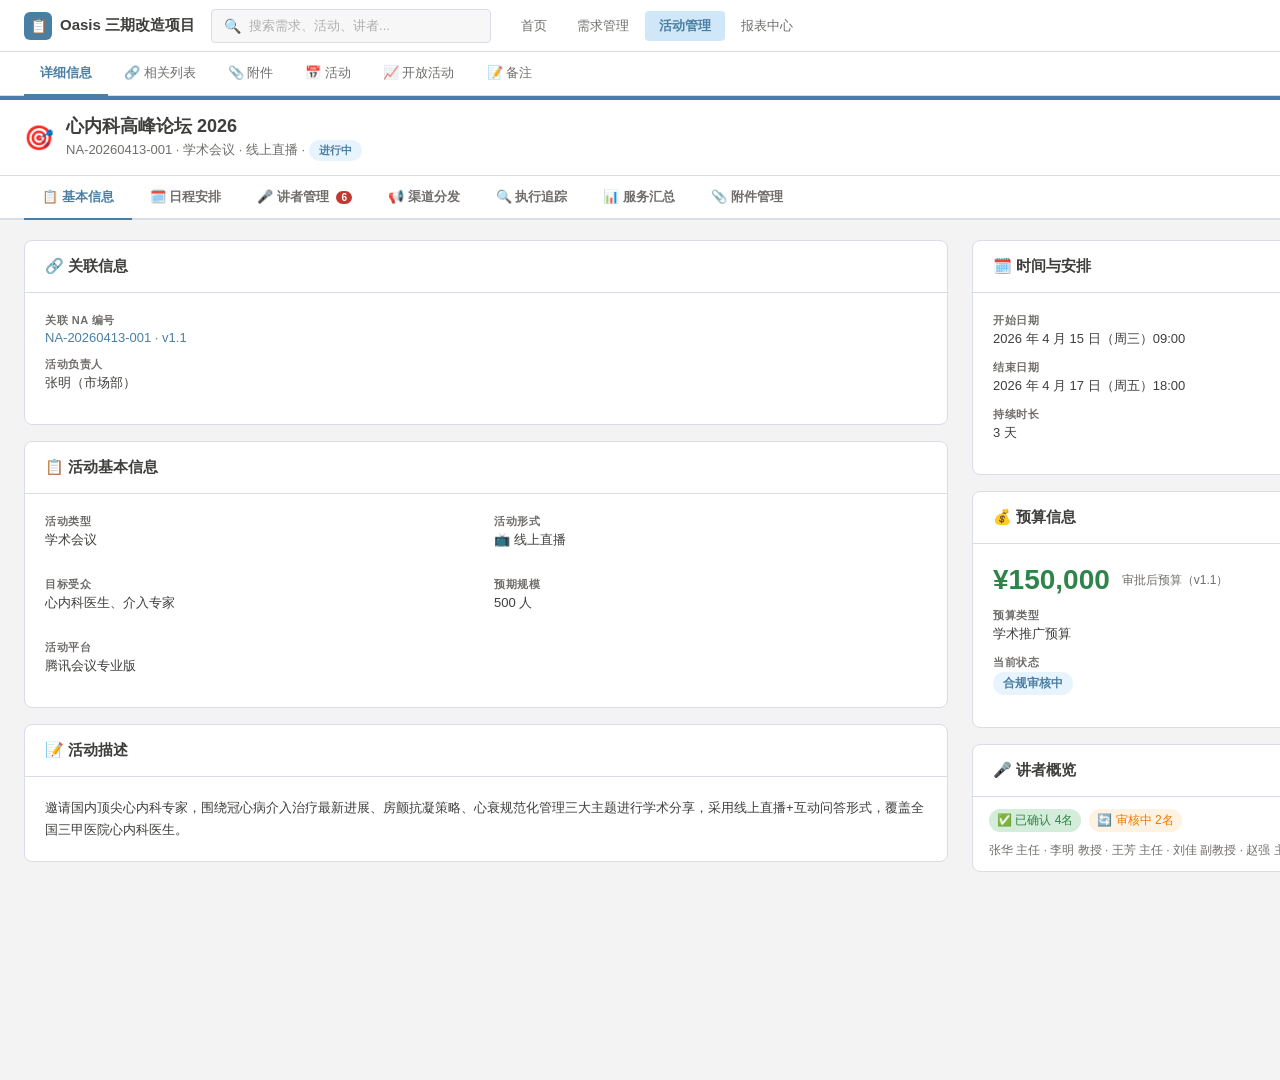
<file: 07-activity-detail.html>
<!DOCTYPE html>
<html lang="zh-CN">
<head>
<meta charset="UTF-8">
<title>Oasis 三期 - 活动详情</title>
<link rel="stylesheet" href="../shared/styles.css">
<style>body{background:var(--sl-bg);}</style>
</head>
<body>
<div class="frame-wrapper">
<div class="app-shell">

  <!-- App Header -->
  <div class="app-header">
    <div class="app-header-logo"><div class="app-header-logo-icon">📋</div><span class="app-header-logo-text">Oasis 三期改造项目</span></div>
    <div class="app-header-search"><span>🔍</span><input placeholder="搜索需求、活动、讲者..."></div>
    <div class="app-header-nav">
      <div class="app-header-nav-item" onclick="location.href='02-dashboard.html'">首页</div>
      <div class="app-header-nav-item" onclick="location.href='03-na-request-list.html'">需求管理</div>
      <div class="app-header-nav-item active">活动管理</div>
      <div class="app-header-nav-item">报表中心</div>
    </div>
    <div class="app-header-actions">
      <button class="app-header-btn outline">🔔</button>
      <button class="app-header-btn primary">+ 新建活动</button>
      <div class="app-header-avatar">BW</div>
    </div>
  </div>

  <!-- Main Content -->
  <div class="main-content">

    <!-- Subtabs -->
    <div class="subtabs">
      <div class="subtab active">详细信息</div>
      <div class="subtab">🔗 相关列表</div>
      <div class="subtab">📎 附件</div>
      <div class="subtab">📅 活动</div>
      <div class="subtab">📈 开放活动</div>
      <div class="subtab">📝 备注</div>
      <div class="subtab-dropdown">更多 ⋯</div>
    </div>

    <!-- Highlights Panel -->
    <div class="highlights-panel">
      <div class="highlights-inner">
        <div class="highlights-record">
          <div class="highlights-icon">🎯</div>
          <div>
            <div class="highlights-name">心内科高峰论坛 2026</div>
            <div class="highlights-meta">NA-20260413-001 · 学术会议 · 线上直播 · <span class="status-badge s-progress" style="font-size:11px;">进行中</span></div>
          </div>
        </div>
        <div class="highlights-actions">
          <button class="btn btn-outline" onclick="location.href='05-na-change-log.html'">📋 变更申请</button>
          <button class="btn btn-primary" onclick="location.href='08-activity-hcp.html'">→ 讲者管理</button>
        </div>
      </div>
    </div>

    <!-- Tab Bar -->
    <div class="tab-bar">
      <div class="tab-item active">📋 基本信息</div>
      <div class="tab-item">🗓️ 日程安排</div>
      <div class="tab-item" onclick="location.href='08-activity-hcp.html'">🎤 讲者管理 <span class="tab-badge">6</span></div>
      <div class="tab-item">📢 渠道分发</div>
      <div class="tab-item">🔍 执行追踪</div>
      <div class="tab-item" onclick="location.href='09-activity-ss.html'">📊 服务汇总</div>
      <div class="tab-item">📎 附件管理</div>
    </div>

    <!-- Detail Content -->
    <div class="detail-two-col" style="overflow-y:auto;flex:1;">

      <!-- Left Column -->
      <div>
        <!-- 关联信息 -->
        <div class="card" style="margin-bottom:16px;">
          <div class="card-header"><div class="card-title">🔗 关联信息</div></div>
          <div class="card-body">
            <div class="detail-field">
              <div class="detail-field-label">关联 NA 编号</div>
              <div class="detail-field-value" style="color:var(--sl-blue-mid);cursor:pointer;" onclick="location.href='04-na-request-form.html'">NA-20260413-001 · v1.1</div>
            </div>
            <div class="detail-field">
              <div class="detail-field-label">活动负责人</div>
              <div class="detail-field-value">张明（市场部）</div>
            </div>
          </div>
        </div>

        <!-- 基本信息 -->
        <div class="card" style="margin-bottom:16px;">
          <div class="card-header"><div class="card-title">📋 活动基本信息</div></div>
          <div class="card-body">
            <div style="display:grid;grid-template-columns:1fr 1fr;gap:16px;">
              <div class="detail-field">
                <div class="detail-field-label">活动类型</div>
                <div class="detail-field-value">学术会议</div>
              </div>
              <div class="detail-field">
                <div class="detail-field-label">活动形式</div>
                <div class="detail-field-value">📺 线上直播</div>
              </div>
              <div class="detail-field">
                <div class="detail-field-label">目标受众</div>
                <div class="detail-field-value">心内科医生、介入专家</div>
              </div>
              <div class="detail-field">
                <div class="detail-field-label">预期规模</div>
                <div class="detail-field-value">500 人</div>
              </div>
              <div class="detail-field" style="grid-column:1/-1;">
                <div class="detail-field-label">活动平台</div>
                <div class="detail-field-value">腾讯会议专业版</div>
              </div>
            </div>
          </div>
        </div>

        <!-- 活动描述 -->
        <div class="card">
          <div class="card-header"><div class="card-title">📝 活动描述</div></div>
          <div class="card-body">
            <div style="font-size:13px;color:var(--sl-gray-1);line-height:1.7;">
              邀请国内顶尖心内科专家，围绕冠心病介入治疗最新进展、房颤抗凝策略、心衰规范化管理三大主题进行学术分享，采用线上直播+互动问答形式，覆盖全国三甲医院心内科医生。
            </div>
          </div>
        </div>
      </div>

      <!-- Right Column -->
      <div>
        <!-- 时间信息 -->
        <div class="card" style="margin-bottom:16px;">
          <div class="card-header"><div class="card-title">🗓️ 时间与安排</div></div>
          <div class="card-body">
            <div class="detail-field">
              <div class="detail-field-label">开始日期</div>
              <div class="detail-field-value">2026 年 4 月 15 日（周三）09:00</div>
            </div>
            <div class="detail-field">
              <div class="detail-field-label">结束日期</div>
              <div class="detail-field-value">2026 年 4 月 17 日（周五）18:00</div>
            </div>
            <div class="detail-field">
              <div class="detail-field-label">持续时长</div>
              <div class="detail-field-value">3 天</div>
            </div>
          </div>
        </div>

        <!-- 预算信息 -->
        <div class="card" style="margin-bottom:16px;">
          <div class="card-header"><div class="card-title">💰 预算信息</div></div>
          <div class="card-body">
            <div style="display:flex;align-items:center;gap:12px;margin-bottom:12px;">
              <div style="font-size:28px;font-weight:700;color:var(--sl-green);">¥150,000</div>
              <div style="font-size:12px;color:var(--sl-gray-2);">审批后预算（v1.1）</div>
            </div>
            <div class="detail-field">
              <div class="detail-field-label">预算类型</div>
              <div class="detail-field-value">学术推广预算</div>
            </div>
            <div class="detail-field">
              <div class="detail-field-label">当前状态</div>
              <div class="detail-field-value"><span class="status-badge s-progress">合规审核中</span></div>
            </div>
          </div>
        </div>

        <!-- 讲者概览 -->
        <div class="card">
          <div class="card-header">
            <div class="card-title">🎤 讲者概览</div>
            <span style="font-size:12px;color:var(--sl-blue-mid);cursor:pointer;" onclick="location.href='08-activity-hcp.html'">管理 →</span>
          </div>
          <div class="card-body" style="padding:12px 16px;">
            <div style="display:flex;gap:8px;flex-wrap:wrap;margin-bottom:10px;">
              <span style="display:inline-flex;align-items:center;gap:4px;font-size:12px;color:var(--sl-green);background:var(--sl-green-bg);padding:3px 8px;border-radius:12px;">✅ 已确认 4名</span>
              <span style="display:inline-flex;align-items:center;gap:4px;font-size:12px;color:var(--sl-orange);background:var(--sl-orange-bg);padding:3px 8px;border-radius:12px;">🔄 审核中 2名</span>
            </div>
            <div style="font-size:12px;color:var(--sl-gray-2);">
              张华 主任 · 李明 教授 · 王芳 主任 · 刘佳 副教授 · 赵强 主治 · 孙伟 讲师
            </div>
          </div>
        </div>
      </div>
    </div>
  </div>

</div>
</div>
</body>
</html>
</file>
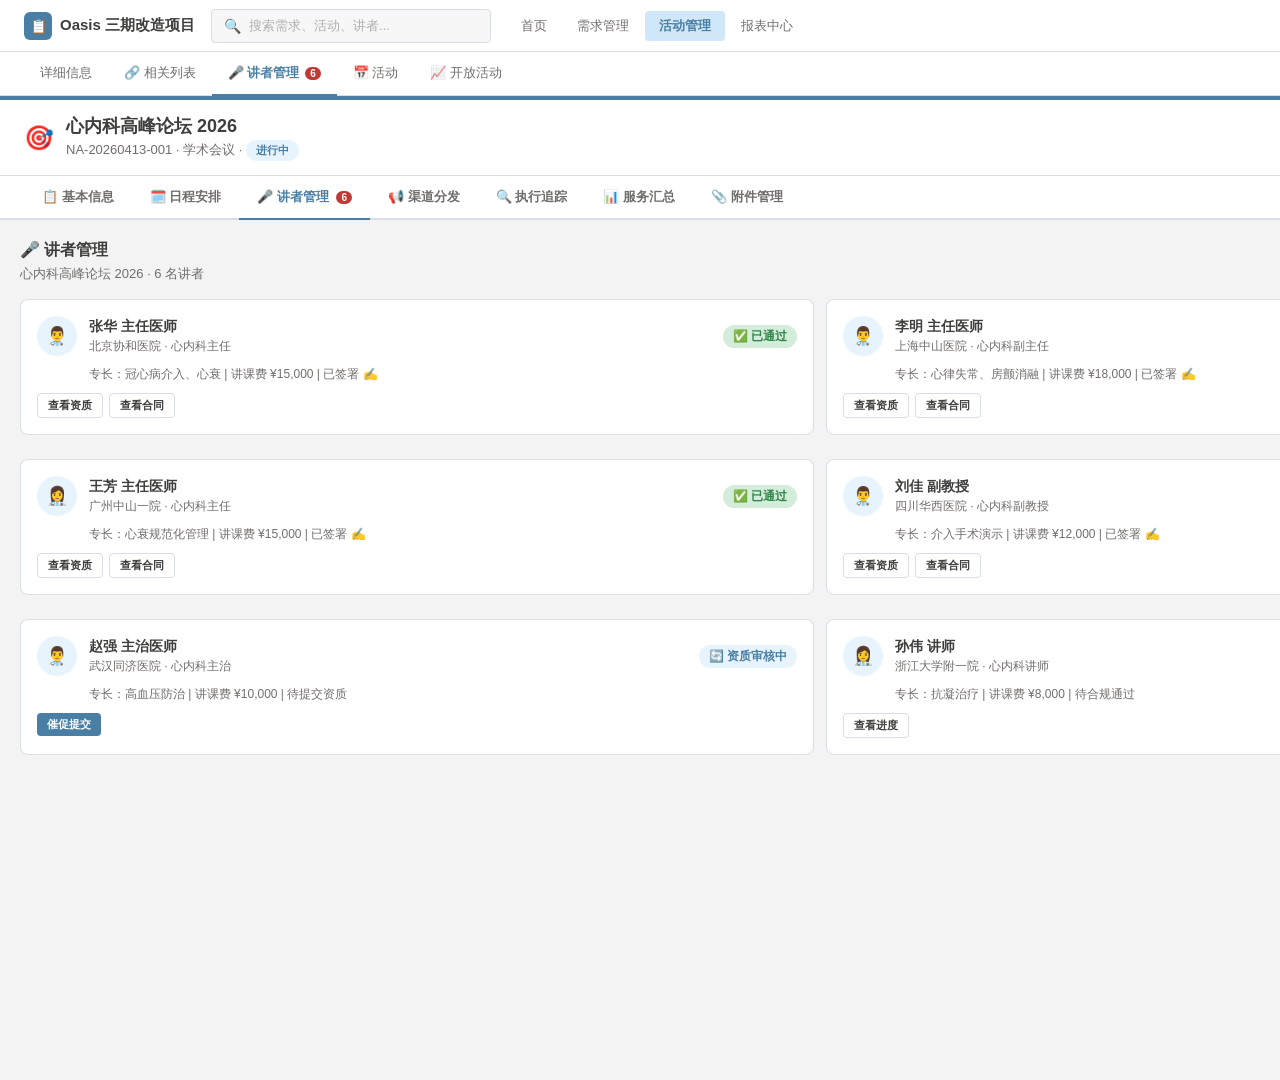
<file: 08-activity-hcp.html>
<!DOCTYPE html>
<html lang="zh-CN">
<head>
<meta charset="UTF-8">
<title>Oasis 三期 - 讲者管理</title>
<link rel="stylesheet" href="../shared/styles.css">
<style>body{background:var(--sl-bg);}</style>
</head>
<body>
<div class="frame-wrapper">
<div class="app-shell">

  <!-- App Header -->
  <div class="app-header">
    <div class="app-header-logo"><div class="app-header-logo-icon">📋</div><span class="app-header-logo-text">Oasis 三期改造项目</span></div>
    <div class="app-header-search"><span>🔍</span><input placeholder="搜索需求、活动、讲者..."></div>
    <div class="app-header-nav">
      <div class="app-header-nav-item" onclick="location.href='02-dashboard.html'">首页</div>
      <div class="app-header-nav-item" onclick="location.href='03-na-request-list.html'">需求管理</div>
      <div class="app-header-nav-item active">活动管理</div>
      <div class="app-header-nav-item">报表中心</div>
    </div>
    <div class="app-header-actions">
      <button class="app-header-btn outline">🔔</button>
      <button class="app-header-btn primary">+ 新建活动</button>
      <div class="app-header-avatar">BW</div>
    </div>
  </div>

  <!-- Main Content -->
  <div class="main-content">

    <!-- Subtabs -->
    <div class="subtabs">
      <div class="subtab">详细信息</div>
      <div class="subtab">🔗 相关列表</div>
      <div class="subtab active">🎤 讲者管理<span class="subtab-badge">6</span></div>
      <div class="subtab">📅 活动</div>
      <div class="subtab">📈 开放活动</div>
      <div class="subtab-dropdown">更多 ⋯</div>
    </div>

    <!-- Highlights Panel -->
    <div class="highlights-panel">
      <div class="highlights-inner">
        <div class="highlights-record">
          <div class="highlights-icon">🎯</div>
          <div>
            <div class="highlights-name">心内科高峰论坛 2026</div>
            <div class="highlights-meta">NA-20260413-001 · 学术会议 · <span class="status-badge s-progress" style="font-size:11px;">进行中</span></div>
          </div>
        </div>
        <div class="highlights-actions">
          <button class="btn btn-outline" onclick="location.href='07-activity-detail.html'">← 基本信息</button>
          <button class="btn btn-primary" onclick="location.href='10-contract-sign.html'">→ 合同签署</button>
        </div>
      </div>
    </div>

    <!-- Tab Bar -->
    <div class="tab-bar">
      <div class="tab-item" onclick="location.href='07-activity-detail.html'">📋 基本信息</div>
      <div class="tab-item">🗓️ 日程安排</div>
      <div class="tab-item active">🎤 讲者管理 <span class="tab-badge">6</span></div>
      <div class="tab-item">📢 渠道分发</div>
      <div class="tab-item">🔍 执行追踪</div>
      <div class="tab-item" onclick="location.href='09-activity-ss.html'">📊 服务汇总</div>
      <div class="tab-item">📎 附件管理</div>
    </div>

    <!-- Content: Speakers + eSign Integration -->
    <div style="display:flex;flex:1;overflow:hidden;">

      <!-- Speaker Cards -->
      <div style="flex:1;overflow-y:auto;padding:20px;">

        <!-- Header row -->
        <div style="display:flex;align-items:center;justify-content:space-between;margin-bottom:16px;">
          <div>
            <div style="font-size:16px;font-weight:700;color:var(--sl-gray-1);">🎤 讲者管理</div>
            <div style="font-size:13px;color:var(--sl-gray-2);margin-top:4px;">心内科高峰论坛 2026 · 6 名讲者</div>
          </div>
          <div style="display:flex;gap:8px;">
            <span style="display:inline-flex;align-items:center;gap:4px;font-size:12px;color:var(--sl-green);background:var(--sl-green-bg);padding:4px 10px;border-radius:12px;">✅ 已确认 4名</span>
            <span style="display:inline-flex;align-items:center;gap:4px;font-size:12px;color:var(--sl-orange);background:var(--sl-orange-bg);padding:4px 10px;border-radius:12px;">🔄 审核中 2名</span>
            <button class="btn btn-primary" style="padding:6px 14px;font-size:12px;">+ 添加讲者</button>
          </div>
        </div>

        <!-- Speaker Cards -->
        <div style="display:grid;grid-template-columns:1fr 1fr;gap:12px;">

          <!-- Speaker 1 - 已通过 -->
          <div class="hcp-card">
            <div class="hcp-card-header">
              <div class="hcp-avatar">👨‍⚕️</div>
              <div class="hcp-info">
                <div class="hcp-name">张华 主任医师</div>
                <div class="hcp-title">北京协和医院 · 心内科主任</div>
              </div>
              <span class="status-badge s-approved">✅ 已通过</span>
            </div>
            <div style="font-size:12px;color:var(--sl-gray-2);margin-bottom:10px;padding-left:52px;">
              专长：冠心病介入、心衰 | 讲课费 ¥15,000 | 已签署 ✍️
            </div>
            <div style="display:flex;gap:6px;">
              <button class="btn btn-outline" style="padding:4px 10px;font-size:11px;">查看资质</button>
              <button class="btn btn-outline" style="padding:4px 10px;font-size:11px;">查看合同</button>
            </div>
          </div>

          <!-- Speaker 2 - 已通过 -->
          <div class="hcp-card">
            <div class="hcp-card-header">
              <div class="hcp-avatar">👨‍⚕️</div>
              <div class="hcp-info">
                <div class="hcp-name">李明 主任医师</div>
                <div class="hcp-title">上海中山医院 · 心内科副主任</div>
              </div>
              <span class="status-badge s-approved">✅ 已通过</span>
            </div>
            <div style="font-size:12px;color:var(--sl-gray-2);margin-bottom:10px;padding-left:52px;">
              专长：心律失常、房颤消融 | 讲课费 ¥18,000 | 已签署 ✍️
            </div>
            <div style="display:flex;gap:6px;">
              <button class="btn btn-outline" style="padding:4px 10px;font-size:11px;">查看资质</button>
              <button class="btn btn-outline" style="padding:4px 10px;font-size:11px;">查看合同</button>
            </div>
          </div>

          <!-- Speaker 3 - 已通过 -->
          <div class="hcp-card">
            <div class="hcp-card-header">
              <div class="hcp-avatar">👩‍⚕️</div>
              <div class="hcp-info">
                <div class="hcp-name">王芳 主任医师</div>
                <div class="hcp-title">广州中山一院 · 心内科主任</div>
              </div>
              <span class="status-badge s-approved">✅ 已通过</span>
            </div>
            <div style="font-size:12px;color:var(--sl-gray-2);margin-bottom:10px;padding-left:52px;">
              专长：心衰规范化管理 | 讲课费 ¥15,000 | 已签署 ✍️
            </div>
            <div style="display:flex;gap:6px;">
              <button class="btn btn-outline" style="padding:4px 10px;font-size:11px;">查看资质</button>
              <button class="btn btn-outline" style="padding:4px 10px;font-size:11px;">查看合同</button>
            </div>
          </div>

          <!-- Speaker 4 - 已通过 -->
          <div class="hcp-card">
            <div class="hcp-card-header">
              <div class="hcp-avatar">👨‍⚕️</div>
              <div class="hcp-info">
                <div class="hcp-name">刘佳 副教授</div>
                <div class="hcp-title">四川华西医院 · 心内科副教授</div>
              </div>
              <span class="status-badge s-approved">✅ 已通过</span>
            </div>
            <div style="font-size:12px;color:var(--sl-gray-2);margin-bottom:10px;padding-left:52px;">
              专长：介入手术演示 | 讲课费 ¥12,000 | 已签署 ✍️
            </div>
            <div style="display:flex;gap:6px;">
              <button class="btn btn-outline" style="padding:4px 10px;font-size:11px;">查看资质</button>
              <button class="btn btn-outline" style="padding:4px 10px;font-size:11px;">查看合同</button>
            </div>
          </div>

          <!-- Speaker 5 - 资质审核中 -->
          <div class="hcp-card">
            <div class="hcp-card-header">
              <div class="hcp-avatar">👨‍⚕️</div>
              <div class="hcp-info">
                <div class="hcp-name">赵强 主治医师</div>
                <div class="hcp-title">武汉同济医院 · 心内科主治</div>
              </div>
              <span class="status-badge s-progress">🔄 资质审核中</span>
            </div>
            <div style="font-size:12px;color:var(--sl-gray-2);margin-bottom:10px;padding-left:52px;">
              专长：高血压防治 | 讲课费 ¥10,000 | 待提交资质
            </div>
            <div style="display:flex;gap:6px;">
              <button class="btn btn-primary" style="padding:4px 10px;font-size:11px;">催促提交</button>
            </div>
          </div>

          <!-- Speaker 6 - 合规筛查中 -->
          <div class="hcp-card">
            <div class="hcp-card-header">
              <div class="hcp-avatar">👩‍⚕️</div>
              <div class="hcp-info">
                <div class="hcp-name">孙伟 讲师</div>
                <div class="hcp-title">浙江大学附一院 · 心内科讲师</div>
              </div>
              <span class="status-badge s-review">⚠️ 合规筛查中</span>
            </div>
            <div style="font-size:12px;color:var(--sl-gray-2);margin-bottom:10px;padding-left:52px;">
              专长：抗凝治疗 | 讲课费 ¥8,000 | 待合规通过
            </div>
            <div style="display:flex;gap:6px;">
              <button class="btn btn-outline" style="padding:4px 10px;font-size:11px;">查看进度</button>
            </div>
          </div>
        </div>
      </div>

      <!-- Right Sidebar: e签宝 Integration -->
      <div style="width:280px;background:var(--sl-white);border-left:1px solid var(--sl-border);overflow-y:auto;flex-shrink:0;">
        <div class="sidebar-section">
          <div class="sidebar-section-title">✍️ e签宝 签署状态</div>
          <div class="process-steps">
            <div class="process-step done">
              <div class="process-step-num">✓</div>
              <div class="process-step-content">
                <div class="process-step-title">审核通过</div>
                <div class="process-step-desc">4 名讲者审核已完成</div>
              </div>
            </div>
            <div class="process-step">
              <div class="process-step-num">2</div>
              <div class="process-step-content">
                <div class="process-step-title">合同发送</div>
                <div class="process-step-desc">2 名待发送合同</div>
              </div>
            </div>
            <div class="process-step">
              <div class="process-step-num">3</div>
              <div class="process-step-content">
                <div class="process-step-title">e签宝 签署</div>
                <div class="process-step-desc">讲者在线签署</div>
              </div>
            </div>
            <div class="process-step">
              <div class="process-step-num">4</div>
              <div class="process-step-content">
                <div class="process-step-title">Webhook 回调</div>
                <div class="process-step-desc">签署完成自动通知</div>
              </div>
            </div>
          </div>
        </div>

        <div class="sidebar-section">
          <div class="sidebar-section-title">📋 合规字段说明</div>
          <div style="font-size:11px;color:var(--sl-gray-2);line-height:1.8;">
            <div style="font-family:monospace;color:var(--sl-blue-mid);">Contract_Document_ID</div>
            <div style="margin-bottom:8px;">e签宝 文档唯一标识</div>
            <div style="font-family:monospace;color:var(--sl-blue-mid);">Sign_Flow_ID</div>
            <div style="margin-bottom:8px;">签署流程ID</div>
            <div style="font-family:monospace;color:var(--sl-blue-mid);">Signature_Hash__c</div>
            <div style="margin-bottom:8px;">签名哈希（防篡改）</div>
            <div style="font-family:monospace;color:var(--sl-blue-mid);">Signed_Timestamp__c</div>
            <div>签署时间戳（具法律效力）</div>
          </div>
        </div>
      </div>
    </div>
  </div>

</div>
</div>
</body>
</html>
</file>
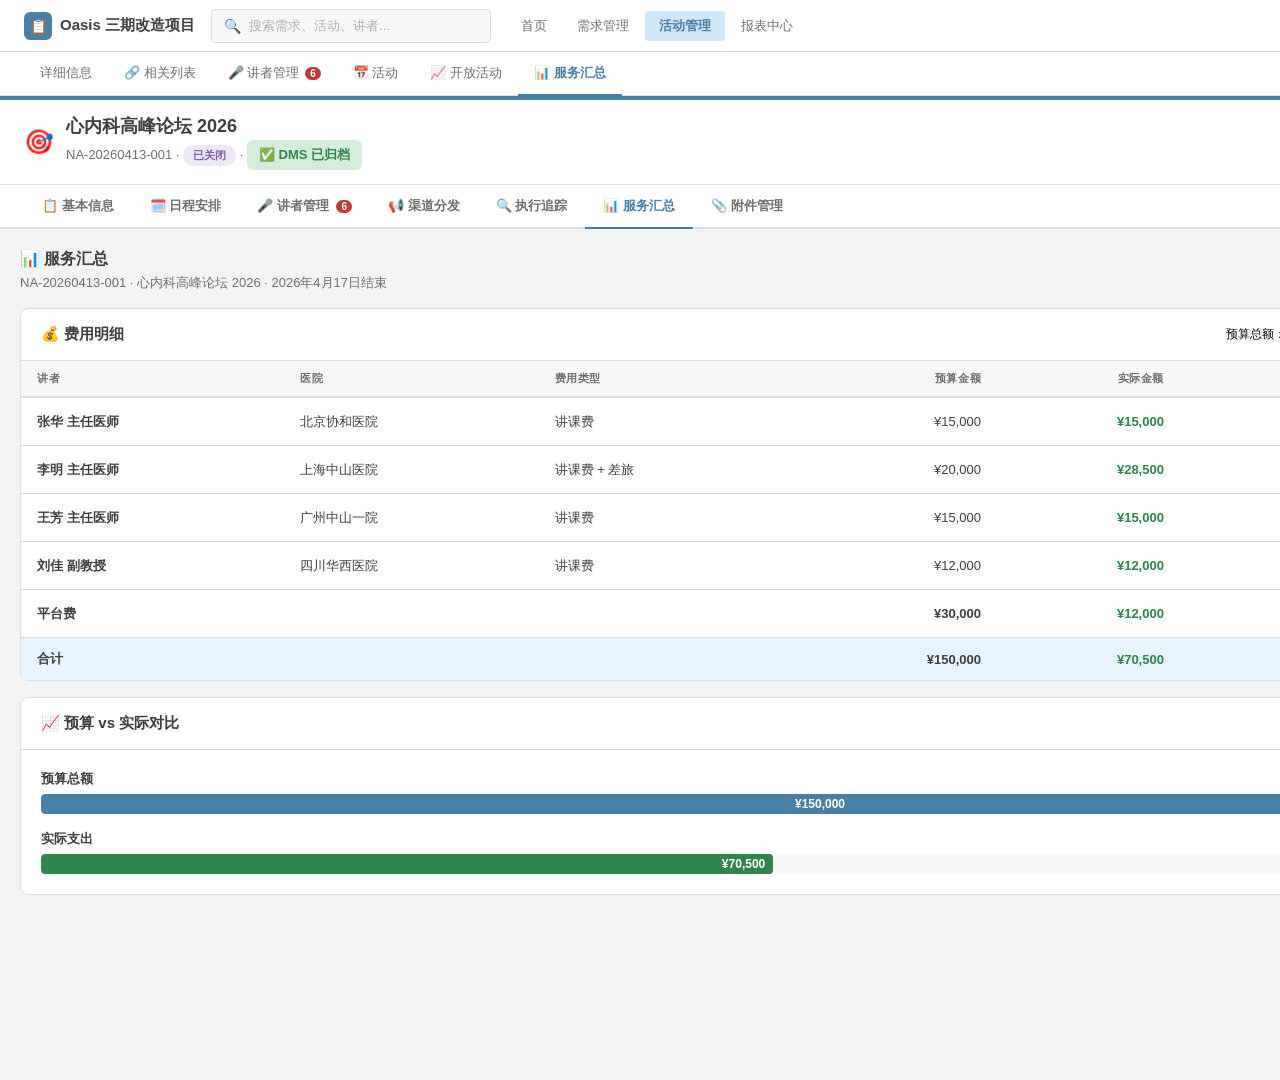
<file: 09-activity-ss.html>
<!DOCTYPE html>
<html lang="zh-CN">
<head>
<meta charset="UTF-8">
<title>Oasis 三期 - 服务汇总</title>
<link rel="stylesheet" href="../shared/styles.css">
<style>body{background:var(--sl-bg);}</style>
</head>
<body>
<div class="frame-wrapper">
<div class="app-shell">

  <!-- App Header -->
  <div class="app-header">
    <div class="app-header-logo"><div class="app-header-logo-icon">📋</div><span class="app-header-logo-text">Oasis 三期改造项目</span></div>
    <div class="app-header-search"><span>🔍</span><input placeholder="搜索需求、活动、讲者..."></div>
    <div class="app-header-nav">
      <div class="app-header-nav-item" onclick="location.href='02-dashboard.html'">首页</div>
      <div class="app-header-nav-item" onclick="location.href='03-na-request-list.html'">需求管理</div>
      <div class="app-header-nav-item active">活动管理</div>
      <div class="app-header-nav-item">报表中心</div>
    </div>
    <div class="app-header-actions">
      <button class="app-header-btn outline">🔔</button>
      <button class="app-header-btn primary">+ 新建活动</button>
      <div class="app-header-avatar">BW</div>
    </div>
  </div>

  <!-- Main Content -->
  <div class="main-content">

    <!-- Subtabs -->
    <div class="subtabs">
      <div class="subtab">详细信息</div>
      <div class="subtab">🔗 相关列表</div>
      <div class="subtab">🎤 讲者管理<span class="subtab-badge">6</span></div>
      <div class="subtab">📅 活动</div>
      <div class="subtab">📈 开放活动</div>
      <div class="subtab active">📊 服务汇总</div>
      <div class="subtab-dropdown">更多 ⋯</div>
    </div>

    <!-- Highlights Panel -->
    <div class="highlights-panel">
      <div class="highlights-inner">
        <div class="highlights-record">
          <div class="highlights-icon">🎯</div>
          <div>
            <div class="highlights-name">心内科高峰论坛 2026</div>
            <div class="highlights-meta">NA-20260413-001 · <span class="status-badge s-closed" style="font-size:11px;">已关闭</span> · <span class="archive-badge">✅ DMS 已归档</span></div>
          </div>
        </div>
        <div class="highlights-actions">
          <button class="btn btn-outline" onclick="location.href='07-activity-detail.html'">← 基本信息</button>
          <button class="btn btn-outline" onclick="location.href='10-contract-sign.html'">✍️ 合同签署</button>
        </div>
      </div>
    </div>

    <!-- Tab Bar -->
    <div class="tab-bar">
      <div class="tab-item" onclick="location.href='07-activity-detail.html'">📋 基本信息</div>
      <div class="tab-item">🗓️ 日程安排</div>
      <div class="tab-item" onclick="location.href='08-activity-hcp.html'">🎤 讲者管理 <span class="tab-badge">6</span></div>
      <div class="tab-item">📢 渠道分发</div>
      <div class="tab-item">🔍 执行追踪</div>
      <div class="tab-item active">📊 服务汇总</div>
      <div class="tab-item">📎 附件管理</div>
    </div>

    <!-- Content -->
    <div style="display:flex;flex:1;overflow:hidden;">

      <!-- Main: Expense Table + Chart -->
      <div style="flex:1;overflow-y:auto;padding:20px;">

        <!-- Header -->
        <div style="display:flex;align-items:center;justify-content:space-between;margin-bottom:16px;">
          <div>
            <div style="font-size:16px;font-weight:700;color:var(--sl-gray-1);">📊 服务汇总</div>
            <div style="font-size:13px;color:var(--sl-gray-2);margin-top:4px;">NA-20260413-001 · 心内科高峰论坛 2026 · 2026年4月17日结束</div>
          </div>
          <div style="display:flex;gap:8px;">
            <button class="btn btn-outline" style="padding:6px 14px;font-size:12px;">📤 导出报告</button>
            <button class="btn btn-primary" style="padding:6px 14px;font-size:12px;">💾 保存</button>
          </div>
        </div>

        <!-- 费用汇总表 -->
        <div class="card" style="margin-bottom:16px;">
          <div class="card-header">
            <div class="card-title">💰 费用明细</div>
            <div style="display:flex;gap:16px;font-size:12px;">
              <span>预算总额：<strong style="color:var(--sl-blue-mid);">¥150,000</strong></span>
              <span>实际总额：<strong style="color:var(--sl-green);">¥70,500</strong></span>
              <span>节余：<strong style="color:var(--sl-green);">¥79,500（53%）</strong></span>
            </div>
          </div>
          <div class="card-body" style="padding:0;">
            <table class="data-table">
              <thead>
                <tr>
                  <th>讲者</th>
                  <th>医院</th>
                  <th>费用类型</th>
                  <th style="text-align:right;">预算金额</th>
                  <th style="text-align:right;">实际金额</th>
                  <th style="text-align:right;">差异</th>
                  <th>状态</th>
                </tr>
              </thead>
              <tbody>
                <tr>
                  <td style="font-weight:600;">张华 主任医师</td>
                  <td>北京协和医院</td>
                  <td>讲课费</td>
                  <td style="text-align:right;">¥15,000</td>
                  <td style="text-align:right;font-weight:700;color:var(--sl-green);">¥15,000</td>
                  <td style="text-align:right;">—</td>
                  <td><span class="status-badge s-signed">✅ 已支付</span></td>
                </tr>
                <tr>
                  <td style="font-weight:600;">李明 主任医师</td>
                  <td>上海中山医院</td>
                  <td>讲课费 + 差旅</td>
                  <td style="text-align:right;">¥20,000</td>
                  <td style="text-align:right;font-weight:700;color:var(--sl-green);">¥28,500</td>
                  <td style="text-align:right;color:var(--sl-red);">+¥8,500</td>
                  <td><span class="status-badge s-progress">处理中</span></td>
                </tr>
                <tr>
                  <td style="font-weight:600;">王芳 主任医师</td>
                  <td>广州中山一院</td>
                  <td>讲课费</td>
                  <td style="text-align:right;">¥15,000</td>
                  <td style="text-align:right;font-weight:700;color:var(--sl-green);">¥15,000</td>
                  <td style="text-align:right;">—</td>
                  <td><span class="status-badge s-signed">✅ 已支付</span></td>
                </tr>
                <tr>
                  <td style="font-weight:600;">刘佳 副教授</td>
                  <td>四川华西医院</td>
                  <td>讲课费</td>
                  <td style="text-align:right;">¥12,000</td>
                  <td style="text-align:right;font-weight:700;color:var(--sl-green);">¥12,000</td>
                  <td style="text-align:right;">—</td>
                  <td><span class="status-badge s-signed">✅ 已支付</span></td>
                </tr>
                <tr>
                  <td colspan="3" style="font-weight:700;">平台费</td>
                  <td style="text-align:right;font-weight:700;">¥30,000</td>
                  <td style="text-align:right;font-weight:700;color:var(--sl-green);">¥12,000</td>
                  <td style="text-align:right;color:var(--sl-green);">-¥18,000</td>
                  <td><span class="status-badge s-signed">✅ 已支付</span></td>
                </tr>
                <tr style="background:#E8F4FD;font-weight:700;">
                  <td colspan="3">合计</td>
                  <td style="text-align:right;">¥150,000</td>
                  <td style="text-align:right;color:var(--sl-green);">¥70,500</td>
                  <td style="text-align:right;color:var(--sl-green);">-¥79,500</td>
                  <td></td>
                </tr>
              </tbody>
            </table>
          </div>
        </div>

        <!-- Budget vs Actual Bar Chart (CSS) -->
        <div class="card">
          <div class="card-header"><div class="card-title">📈 预算 vs 实际对比</div></div>
          <div class="card-body">
            <div style="margin-bottom:16px;">
              <div style="display:flex;justify-content:space-between;margin-bottom:6px;">
                <span style="font-size:13px;font-weight:600;color:var(--sl-gray-1);">预算总额</span>
                <span style="font-size:13px;font-weight:700;color:var(--sl-blue-mid);">¥150,000</span>
              </div>
              <div class="progress-bar" style="height:20px;">
                <div style="height:100%;background:var(--sl-blue-mid);border-radius:4px;width:100%;display:flex;align-items:center;justify-content:center;">
                  <span style="color:#fff;font-size:12px;font-weight:700;">¥150,000</span>
                </div>
              </div>
            </div>
            <div>
              <div style="display:flex;justify-content:space-between;margin-bottom:6px;">
                <span style="font-size:13px;font-weight:600;color:var(--sl-gray-1);">实际支出</span>
                <span style="font-size:13px;font-weight:700;color:var(--sl-green);">¥70,500（节余 53%）</span>
              </div>
              <div class="progress-bar" style="height:20px;">
                <div style="height:100%;background:var(--sl-green);border-radius:4px;width:47%;display:flex;align-items:center;justify-content:flex-end;padding-right:8px;">
                  <span style="color:#fff;font-size:12px;font-weight:700;">¥70,500</span>
                </div>
              </div>
            </div>
          </div>
        </div>
      </div>

      <!-- Right Sidebar: Settlement + DMS -->
      <div style="width:280px;background:var(--sl-white);border-left:1px solid var(--sl-border);overflow-y:auto;flex-shrink:0;">

        <!-- 结算流程 -->
        <div class="sidebar-section">
          <div class="sidebar-section-title">📋 结算关闭流程</div>
          <div class="process-steps">
            <div class="process-step done">
              <div class="process-step-num">✓</div>
              <div class="process-step-content">
                <div class="process-step-title">服务汇总</div>
                <div class="process-step-desc">汇总完成 · 2026-04-18</div>
              </div>
            </div>
            <div class="process-step done">
              <div class="process-step-num">✓</div>
              <div class="process-step-content">
                <div class="process-step-title">结算核对</div>
                <div class="process-step-desc">财务部确认 · 2026-04-19</div>
              </div>
            </div>
            <div class="process-step">
              <div class="process-step-num">3</div>
              <div class="process-step-content">
                <div class="process-step-title">分级审批关闭</div>
                <div class="process-step-desc">需 COO 审批（>50万追加）</div>
              </div>
            </div>
            <div class="process-step">
              <div class="process-step-num">4</div>
              <div class="process-step-content">
                <div class="process-step-title">DMS 合规归档</div>
                <div class="process-step-desc">合同10年 / 凭证5年</div>
              </div>
            </div>
          </div>
        </div>

        <!-- DMS 归档状态 -->
        <div class="sidebar-section">
          <div class="sidebar-section-title">📁 DMS 合规归档</div>
          <div style="padding:12px;background:var(--sl-green-bg);border-radius:8px;margin-bottom:10px;">
            <div style="font-size:13px;font-weight:700;color:var(--sl-green);margin-bottom:4px;">✅ 已归档</div>
            <div style="font-size:12px;color:var(--sl-gray-2);">归档编号：DMS-2026-0417-001</div>
            <div style="font-size:12px;color:var(--sl-gray-2);">归档时间：2026-04-18 15:30</div>
          </div>
          <div style="font-size:12px;color:var(--sl-gray-2);line-height:1.8;">
            <div>📄 合规归档文件清单</div>
            <div style="margin-top:8px;">• 需求申请（NA_Request）</div>
            <div>• 变更记录 × 2份</div>
            <div>• 讲者合同 × 4份</div>
            <div>• 费用凭证 × 6份</div>
            <div>• 签署日志</div>
          </div>
        </div>

        <!-- 备注 -->
        <div class="sidebar-section">
          <div class="sidebar-section-title">📝 备注</div>
          <div style="font-size:12px;color:var(--sl-gray-2);line-height:1.7;">
            李明主任差旅超预算 ¥8,500，已发起追加审批。
          </div>
        </div>
      </div>
    </div>
  </div>

</div>
</div>
</body>
</html>
</file>
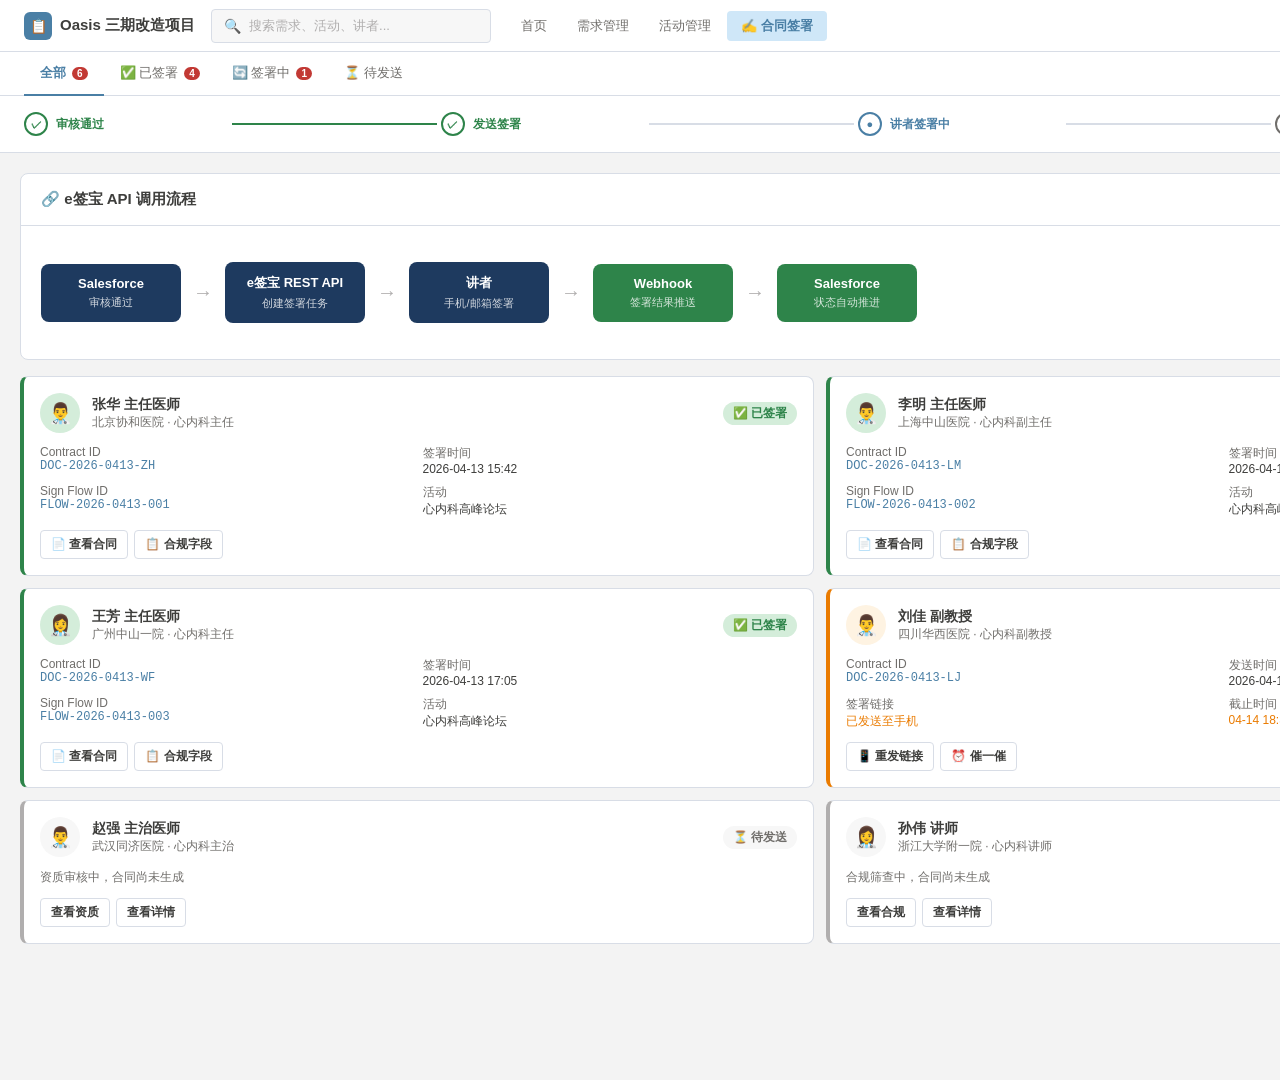
<file: 10-contract-sign.html>
<!DOCTYPE html>
<html lang="zh-CN">
<head>
<meta charset="UTF-8">
<title>Oasis 三期 - 合同签署状态</title>
<link rel="stylesheet" href="../shared/styles.css">
<style>body{background:var(--sl-bg);}</style>
</head>
<body>
<div class="frame-wrapper">
<div class="app-shell">

  <!-- App Header -->
  <div class="app-header">
    <div class="app-header-logo"><div class="app-header-logo-icon">📋</div><span class="app-header-logo-text">Oasis 三期改造项目</span></div>
    <div class="app-header-search"><span>🔍</span><input placeholder="搜索需求、活动、讲者..."></div>
    <div class="app-header-nav">
      <div class="app-header-nav-item" onclick="location.href='02-dashboard.html'">首页</div>
      <div class="app-header-nav-item" onclick="location.href='03-na-request-list.html'">需求管理</div>
      <div class="app-header-nav-item" onclick="location.href='06-activity-list.html'">活动管理</div>
      <div class="app-header-nav-item active">✍️ 合同签署</div>
    </div>
    <div class="app-header-actions">
      <button class="app-header-btn outline">🔔</button>
      <div class="app-header-avatar">BW</div>
    </div>
  </div>

  <!-- Main Content -->
  <div class="main-content">

    <!-- Subtabs -->
    <div class="subtabs">
      <div class="subtab active">全部<span class="subtab-badge">6</span></div>
      <div class="subtab">✅ 已签署<span class="subtab-badge">4</span></div>
      <div class="subtab">🔄 签署中<span class="subtab-badge">1</span></div>
      <div class="subtab">⏳ 待发送</div>
      <div class="subtab-dropdown">⚙️ 列表设置</div>
    </div>

    <!-- e签宝 API Flow Bar -->
    <div class="esign-bar">
      <div class="esign-step done">
        <div class="esign-step-icon">✓</div>
        <span>审核通过</span>
      </div>
      <div class="esign-connector done"></div>
      <div class="esign-step done">
        <div class="esign-step-icon">✓</div>
        <span>发送签署</span>
      </div>
      <div class="esign-connector"></div>
      <div class="esign-step active">
        <div class="esign-step-icon">●</div>
        <span>讲者签署中</span>
      </div>
      <div class="esign-connector"></div>
      <div class="esign-step">
        <div class="esign-step-icon">○</div>
        <span>Webhook 回调</span>
      </div>
      <div class="esign-connector"></div>
      <div class="esign-step">
        <div class="esign-step-icon">○</div>
        <span>状态更新</span>
      </div>
    </div>

    <!-- Content -->
    <div style="display:flex;flex:1;overflow:hidden;">

      <!-- Contract Cards -->
      <div style="flex:1;overflow-y:auto;padding:20px;">

        <!-- API Flow Diagram -->
        <div class="card" style="margin-bottom:16px;">
          <div class="card-header"><div class="card-title">🔗 e签宝 API 调用流程</div></div>
          <div class="card-body">
            <div class="api-flow">
              <div class="api-node">
                <div class="api-node-label">Salesforce</div>
                <div class="api-node-sub">审核通过</div>
              </div>
              <div class="api-arrow">→</div>
              <div class="api-node">
                <div class="api-node-label">e签宝 REST API</div>
                <div class="api-node-sub">创建签署任务</div>
              </div>
              <div class="api-arrow">→</div>
              <div class="api-node">
                <div class="api-node-label">讲者</div>
                <div class="api-node-sub">手机/邮箱签署</div>
              </div>
              <div class="api-arrow">→</div>
              <div class="api-node green">
                <div class="api-node-label">Webhook</div>
                <div class="api-node-sub">签署结果推送</div>
              </div>
              <div class="api-arrow">→</div>
              <div class="api-node green">
                <div class="api-node-label">Salesforce</div>
                <div class="api-node-sub">状态自动推进</div>
              </div>
            </div>
          </div>
        </div>

        <!-- Contract Cards Grid -->
        <div style="display:grid;grid-template-columns:1fr 1fr;gap:12px;">

          <!-- 已签署 1 -->
          <div class="card" style="border-left:4px solid var(--sl-green);">
            <div style="padding:16px;">
              <div style="display:flex;align-items:center;gap:12px;margin-bottom:12px;">
                <div style="width:40px;height:40px;border-radius:50%;background:var(--sl-green-bg);display:flex;align-items:center;justify-content:center;font-size:20px;">👨‍⚕️</div>
                <div style="flex:1;">
                  <div style="font-size:14px;font-weight:700;color:var(--sl-gray-1);">张华 主任医师</div>
                  <div style="font-size:12px;color:var(--sl-gray-2);">北京协和医院 · 心内科主任</div>
                </div>
                <span class="status-badge s-signed">✅ 已签署</span>
              </div>
              <div style="display:grid;grid-template-columns:1fr 1fr;gap:8px;font-size:12px;margin-bottom:12px;">
                <div>
                  <div style="color:var(--sl-gray-2);">Contract ID</div>
                  <div style="font-family:monospace;color:var(--sl-blue-mid);">DOC-2026-0413-ZH</div>
                </div>
                <div>
                  <div style="color:var(--sl-gray-2);">签署时间</div>
                  <div style="color:var(--sl-gray-1);">2026-04-13 15:42</div>
                </div>
                <div>
                  <div style="color:var(--sl-gray-2);">Sign Flow ID</div>
                  <div style="font-family:monospace;color:var(--sl-blue-mid);">FLOW-2026-0413-001</div>
                </div>
                <div>
                  <div style="color:var(--sl-gray-2);">活动</div>
                  <div style="color:var(--sl-gray-1);">心内科高峰论坛</div>
                </div>
              </div>
              <div style="display:flex;gap:6px;">
                <button class="btn btn-outline" style="padding:5px 10px;font-size:12px;">📄 查看合同</button>
                <button class="btn btn-outline" style="padding:5px 10px;font-size:12px;">📋 合规字段</button>
              </div>
            </div>
          </div>

          <!-- 已签署 2 -->
          <div class="card" style="border-left:4px solid var(--sl-green);">
            <div style="padding:16px;">
              <div style="display:flex;align-items:center;gap:12px;margin-bottom:12px;">
                <div style="width:40px;height:40px;border-radius:50%;background:var(--sl-green-bg);display:flex;align-items:center;justify-content:center;font-size:20px;">👨‍⚕️</div>
                <div style="flex:1;">
                  <div style="font-size:14px;font-weight:700;color:var(--sl-gray-1);">李明 主任医师</div>
                  <div style="font-size:12px;color:var(--sl-gray-2);">上海中山医院 · 心内科副主任</div>
                </div>
                <span class="status-badge s-signed">✅ 已签署</span>
              </div>
              <div style="display:grid;grid-template-columns:1fr 1fr;gap:8px;font-size:12px;margin-bottom:12px;">
                <div>
                  <div style="color:var(--sl-gray-2);">Contract ID</div>
                  <div style="font-family:monospace;color:var(--sl-blue-mid);">DOC-2026-0413-LM</div>
                </div>
                <div>
                  <div style="color:var(--sl-gray-2);">签署时间</div>
                  <div style="color:var(--sl-gray-1);">2026-04-13 16:18</div>
                </div>
                <div>
                  <div style="color:var(--sl-gray-2);">Sign Flow ID</div>
                  <div style="font-family:monospace;color:var(--sl-blue-mid);">FLOW-2026-0413-002</div>
                </div>
                <div>
                  <div style="color:var(--sl-gray-2);">活动</div>
                  <div style="color:var(--sl-gray-1);">心内科高峰论坛</div>
                </div>
              </div>
              <div style="display:flex;gap:6px;">
                <button class="btn btn-outline" style="padding:5px 10px;font-size:12px;">📄 查看合同</button>
                <button class="btn btn-outline" style="padding:5px 10px;font-size:12px;">📋 合规字段</button>
              </div>
            </div>
          </div>

          <!-- 已签署 3 -->
          <div class="card" style="border-left:4px solid var(--sl-green);">
            <div style="padding:16px;">
              <div style="display:flex;align-items:center;gap:12px;margin-bottom:12px;">
                <div style="width:40px;height:40px;border-radius:50%;background:var(--sl-green-bg);display:flex;align-items:center;justify-content:center;font-size:20px;">👩‍⚕️</div>
                <div style="flex:1;">
                  <div style="font-size:14px;font-weight:700;color:var(--sl-gray-1);">王芳 主任医师</div>
                  <div style="font-size:12px;color:var(--sl-gray-2);">广州中山一院 · 心内科主任</div>
                </div>
                <span class="status-badge s-signed">✅ 已签署</span>
              </div>
              <div style="display:grid;grid-template-columns:1fr 1fr;gap:8px;font-size:12px;margin-bottom:12px;">
                <div>
                  <div style="color:var(--sl-gray-2);">Contract ID</div>
                  <div style="font-family:monospace;color:var(--sl-blue-mid);">DOC-2026-0413-WF</div>
                </div>
                <div>
                  <div style="color:var(--sl-gray-2);">签署时间</div>
                  <div style="color:var(--sl-gray-1);">2026-04-13 17:05</div>
                </div>
                <div>
                  <div style="color:var(--sl-gray-2);">Sign Flow ID</div>
                  <div style="font-family:monospace;color:var(--sl-blue-mid);">FLOW-2026-0413-003</div>
                </div>
                <div>
                  <div style="color:var(--sl-gray-2);">活动</div>
                  <div style="color:var(--sl-gray-1);">心内科高峰论坛</div>
                </div>
              </div>
              <div style="display:flex;gap:6px;">
                <button class="btn btn-outline" style="padding:5px 10px;font-size:12px;">📄 查看合同</button>
                <button class="btn btn-outline" style="padding:5px 10px;font-size:12px;">📋 合规字段</button>
              </div>
            </div>
          </div>

          <!-- 签署中 -->
          <div class="card" style="border-left:4px solid var(--sl-orange);">
            <div style="padding:16px;">
              <div style="display:flex;align-items:center;gap:12px;margin-bottom:12px;">
                <div style="width:40px;height:40px;border-radius:50%;background:var(--sl-orange-bg);display:flex;align-items:center;justify-content:center;font-size:20px;">👨‍⚕️</div>
                <div style="flex:1;">
                  <div style="font-size:14px;font-weight:700;color:var(--sl-gray-1);">刘佳 副教授</div>
                  <div style="font-size:12px;color:var(--sl-gray-2);">四川华西医院 · 心内科副教授</div>
                </div>
                <span class="status-badge s-pending">🔄 签署中</span>
              </div>
              <div style="display:grid;grid-template-columns:1fr 1fr;gap:8px;font-size:12px;margin-bottom:12px;">
                <div>
                  <div style="color:var(--sl-gray-2);">Contract ID</div>
                  <div style="font-family:monospace;color:var(--sl-blue-mid);">DOC-2026-0413-LJ</div>
                </div>
                <div>
                  <div style="color:var(--sl-gray-2);">发送时间</div>
                  <div style="color:var(--sl-gray-1);">2026-04-13 18:30</div>
                </div>
                <div>
                  <div style="color:var(--sl-gray-2);">签署链接</div>
                  <div style="color:var(--sl-orange);">已发送至手机</div>
                </div>
                <div>
                  <div style="color:var(--sl-gray-2);">截止时间</div>
                  <div style="color:var(--sl-orange);">04-14 18:30</div>
                </div>
              </div>
              <div style="display:flex;gap:6px;">
                <button class="btn btn-outline" style="padding:5px 10px;font-size:12px;">📱 重发链接</button>
                <button class="btn btn-outline" style="padding:5px 10px;font-size:12px;">⏰ 催一催</button>
              </div>
            </div>
          </div>

          <!-- 待发送 1 -->
          <div class="card" style="border-left:4px solid var(--sl-gray-3);">
            <div style="padding:16px;">
              <div style="display:flex;align-items:center;gap:12px;margin-bottom:12px;">
                <div style="width:40px;height:40px;border-radius:50%;background:var(--sl-gray-5);display:flex;align-items:center;justify-content:center;font-size:20px;">👨‍⚕️</div>
                <div style="flex:1;">
                  <div style="font-size:14px;font-weight:700;color:var(--sl-gray-1);">赵强 主治医师</div>
                  <div style="font-size:12px;color:var(--sl-gray-2);">武汉同济医院 · 心内科主治</div>
                </div>
                <span class="status-badge s-draft">⏳ 待发送</span>
              </div>
              <div style="font-size:12px;color:var(--sl-gray-2);margin-bottom:12px;">
                资质审核中，合同尚未生成
              </div>
              <div style="display:flex;gap:6px;">
                <button class="btn btn-outline" style="padding:5px 10px;font-size:12px;">查看资质</button>
                <button class="btn btn-outline" style="padding:5px 10px;font-size:12px;">查看详情</button>
              </div>
            </div>
          </div>

          <!-- 待发送 2 -->
          <div class="card" style="border-left:4px solid var(--sl-gray-3);">
            <div style="padding:16px;">
              <div style="display:flex;align-items:center;gap:12px;margin-bottom:12px;">
                <div style="width:40px;height:40px;border-radius:50%;background:var(--sl-gray-5);display:flex;align-items:center;justify-content:center;font-size:20px;">👩‍⚕️</div>
                <div style="flex:1;">
                  <div style="font-size:14px;font-weight:700;color:var(--sl-gray-1);">孙伟 讲师</div>
                  <div style="font-size:12px;color:var(--sl-gray-2);">浙江大学附一院 · 心内科讲师</div>
                </div>
                <span class="status-badge s-draft">⏳ 待发送</span>
              </div>
              <div style="font-size:12px;color:var(--sl-gray-2);margin-bottom:12px;">
                合规筛查中，合同尚未生成
              </div>
              <div style="display:flex;gap:6px;">
                <button class="btn btn-outline" style="padding:5px 10px;font-size:12px;">查看合规</button>
                <button class="btn btn-outline" style="padding:5px 10px;font-size:12px;">查看详情</button>
              </div>
            </div>
          </div>
        </div>
      </div>

      <!-- Right Sidebar: Compliance Fields -->
      <div style="width:280px;background:var(--sl-white);border-left:1px solid var(--sl-border);overflow-y:auto;flex-shrink:0;">
        <div class="sidebar-section">
          <div class="sidebar-section-title">🔐 合规字段存储</div>
          <div style="margin-bottom:10px;">
            <div style="font-size:12px;color:var(--sl-gray-2);line-height:1.7;">
              每份签署完成后，以下字段自动写入 Salesforce 并由 DMS 归档：
            </div>
          </div>
          <table class="compliance-table">
            <thead>
              <tr>
                <th>字段名</th>
                <th>说明</th>
              </tr>
            </thead>
            <tbody>
              <tr>
                <td>Contract_Document_ID__c</td>
                <td>e签宝文档ID</td>
              </tr>
              <tr>
                <td>Sign_Flow_ID__c</td>
                <td>签署流程ID</td>
              </tr>
              <tr>
                <td>Signature_Hash__c</td>
                <td>签名哈希防篡改</td>
              </tr>
              <tr>
                <td>Signed_Timestamp__c</td>
                <td>签署时间戳</td>
              </tr>
              <tr>
                <td>Contract_File_URL__c</td>
                <td>合同PDF存储地址</td>
              </tr>
              <tr>
                <td>Sign_Status__c</td>
                <td>签署状态</td>
              </tr>
            </tbody>
          </table>
        </div>
        <div class="sidebar-section">
          <div class="sidebar-section-title">⚖️ 合规保障</div>
          <div style="display:flex;flex-direction:column;gap:8px;">
            <div style="display:flex;align-items:flex-start;gap:8px;">
              <span style="color:var(--sl-green);font-size:14px;">✓</span>
              <div style="font-size:12px;color:var(--sl-gray-2);line-height:1.5;">满足《电子签名法》要求</div>
            </div>
            <div style="display:flex;align-items:flex-start;gap:8px;">
              <span style="color:var(--sl-green);font-size:14px;">✓</span>
              <div style="font-size:12px;color:var(--sl-gray-2);line-height:1.5;">合同留存10年，NMPA随时可查</div>
            </div>
            <div style="display:flex;align-items:flex-start;gap:8px;">
              <span style="color:var(--sl-green);font-size:14px;">✓</span>
              <div style="font-size:12px;color:var(--sl-gray-2);line-height:1.5;">签名哈希唯一，文档不可篡改</div>
            </div>
            <div style="display:flex;align-items:flex-start;gap:8px;">
              <span style="color:var(--sl-green);font-size:14px;">✓</span>
              <div style="font-size:12px;color:var(--sl-gray-2);line-height:1.5;">签署时间戳具有法律效力</div>
            </div>
          </div>
        </div>
      </div>
    </div>
  </div>

</div>
</div>
</body>
</html>
</file>
<file: shared/styles.css>
/* ============================================================
   Oasis 三期改造项目 · Figma 原型
   Salesforce Lightning Experience 风格
   1920×1080px · 无左侧导航 · 标准 Lightning 布局
   ============================================================ */

.frame-wrapper {
  width: 1920px; height: 1080px;
  overflow: hidden; position: relative;
}

/* ── 色彩系统 ── */
:root {
  --sl-bg:         #F3F3F3;
  --sl-white:      #FFFFFF;
  --sl-blue:       #1E3A5F;
  --sl-blue-mid:   #4A7FA5;
  --sl-blue-light: #E8F4FD;
  --sl-blue-xlight:#CFE7F8;
  --sl-green:      #2E844A;
  --sl-green-bg:   #D4EDDA;
  --sl-orange:     #EA7B00;
  --sl-orange-bg:  #FEF3E2;
  --sl-red:        #C23934;
  --sl-red-bg:     #FDEAEA;
  --sl-purple:     #7B5EA7;
  --sl-purple-bg:  #EDE7F6;
  --sl-gray-1:     #3E3E3C;
  --sl-gray-2:     #706E6B;
  --sl-gray-3:     #B0AEAE;
  --sl-gray-5:     #F7F7F7;
  --sl-border:     #D8DDE6;
}

/* ── 全局重置 ── */
*, *::before, *::after { box-sizing: border-box; margin: 0; padding: 0; }
body { font-family: -apple-system, BlinkMacSystemFont, 'Segoe UI', Arial, sans-serif; }

/* ── 布局骨架（无左侧导航） ── */
.app-shell {
  display: flex; flex-direction: column;
  width: 1920px; height: 1080px;
  background: var(--sl-bg);
}

/* ── App Header（白色顶部导航） ── */
.app-header {
  background: var(--sl-white);
  border-bottom: 1px solid var(--sl-border);
  display: flex; align-items: center;
  padding: 0 24px; gap: 16px;
  height: 52px; flex-shrink: 0;
}
.app-header-logo {
  display: flex; align-items: center; gap: 8px;
  font-size: 15px; font-weight: 700; color: var(--sl-gray-1);
  cursor: pointer;
}
.app-header-logo-icon {
  width: 28px; height: 28px;
  background: var(--sl-blue-mid); border-radius: 6px;
  display: flex; align-items: center; justify-content: center;
  color: #fff; font-size: 14px;
}
.app-header-search {
  display: flex; align-items: center;
  border: 1px solid var(--sl-border); border-radius: 4px;
  padding: 0 12px; height: 34px; gap: 8px;
  background: var(--sl-gray-5); width: 280px;
}
.app-header-search input {
  border: none; outline: none; background: transparent;
  font-size: 13px; flex: 1; color: var(--sl-gray-1);
}
.app-header-search input::placeholder { color: var(--sl-gray-3); }
.app-header-search span { color: var(--sl-gray-3); font-size: 14px; }

.app-header-nav {
  display: flex; align-items: center; gap: 2px;
}
.app-header-nav-item {
  padding: 6px 14px; font-size: 13px; color: var(--sl-gray-2);
  cursor: pointer; border-radius: 4px;
}
.app-header-nav-item:hover { background: var(--sl-gray-5); color: var(--sl-gray-1); }
.app-header-nav-item.active { background: var(--sl-blue-xlight); color: var(--sl-blue-mid); font-weight: 600; }

.app-header-actions { display: flex; align-items: center; gap: 8px; margin-left: auto; }
.app-header-btn {
  display: flex; align-items: center; gap: 4px;
  padding: 6px 12px; font-size: 13px; font-weight: 600;
  border-radius: 4px; cursor: pointer; border: none;
}
.app-header-btn.outline {
  background: transparent; border: 1px solid var(--sl-border);
  color: var(--sl-gray-1);
}
.app-header-btn.outline:hover { background: var(--sl-gray-5); }
.app-header-btn.primary { background: var(--sl-blue-mid); color: #fff; }
.app-header-btn.primary:hover { background: var(--sl-blue); }
.app-header-avatar {
  width: 30px; height: 30px; border-radius: 50%;
  background: var(--sl-blue-mid); color: #fff;
  display: flex; align-items: center; justify-content: center;
  font-size: 12px; font-weight: 700;
}

/* ── 主体内容区 ── */
.main-content {
  flex: 1; display: flex; flex-direction: column;
  overflow: hidden; position: relative;
}

/* ── Subtabs（子选项卡）─ Salesforce Lightning 列表视图风格 ── */
.subtabs {
  display: flex; align-items: stretch;
  background: var(--sl-white);
  border-bottom: 1px solid var(--sl-border);
  padding: 0 24px; height: 44px; flex-shrink: 0;
}
.subtab {
  display: flex; align-items: center; gap: 6px;
  padding: 0 16px;
  font-size: 13px; color: var(--sl-gray-2);
  cursor: pointer;
  border-bottom: 2px solid transparent;
  margin-bottom: -1px;
}
.subtab:hover { color: var(--sl-gray-1); background: var(--sl-gray-5); }
.subtab.active { color: var(--sl-blue-mid); border-bottom-color: var(--sl-blue-mid); font-weight: 600; }
.subtab-badge {
  background: var(--sl-red); color: #fff;
  font-size: 10px; font-weight: 700;
  padding: 1px 5px; border-radius: 10px;
}
.subtab-dropdown { margin-left: auto; padding: 0 8px; font-size: 12px; color: var(--sl-gray-2); cursor: pointer; }
.subtab-dropdown:hover { color: var(--sl-gray-1); }

/* ── Tab Bar（记录详情内的 Tab）─ */
.tab-bar {
  display: flex; gap: 0;
  background: var(--sl-white); border-bottom: 2px solid var(--sl-border);
  padding: 0 24px;
}
.tab-item {
  padding: 12px 18px; font-size: 13px; font-weight: 600;
  color: var(--sl-gray-2); cursor: pointer;
  border-bottom: 2px solid transparent; margin-bottom: -2px;
  transition: all 0.15s; white-space: nowrap;
}
.tab-item:hover { color: var(--sl-blue-mid); }
.tab-item.active { color: var(--sl-blue-mid); border-bottom-color: var(--sl-blue-mid); }
.tab-badge {
  background: var(--sl-red); color: #fff; font-size: 10px;
  font-weight: 700; padding: 1px 5px; border-radius: 10px; margin-left: 4px;
}

/* ── 通用卡片 ── */
.card { background: var(--sl-white); border: 1px solid var(--sl-border); border-radius: 8px; }
.card-header {
  display: flex; align-items: center; justify-content: space-between;
  padding: 16px 20px; border-bottom: 1px solid var(--sl-border);
}
.card-title { font-size: 15px; font-weight: 700; color: var(--sl-gray-1); }
.card-body { padding: 20px; }

/* ── 状态徽章 ── */
.status-badge {
  display: inline-flex; align-items: center; gap: 4px;
  font-size: 12px; font-weight: 600; padding: 3px 10px; border-radius: 12px;
}
.s-draft    { background: var(--sl-gray-5); color: var(--sl-gray-2); }
.s-review   { background: var(--sl-orange-bg); color: var(--sl-orange); }
.s-approved { background: var(--sl-green-bg); color: var(--sl-green); }
.s-rejected { background: var(--sl-red-bg); color: var(--sl-red); }
.s-progress { background: var(--sl-blue-light); color: var(--sl-blue-mid); }
.s-closed   { background: var(--sl-purple-bg); color: var(--sl-purple); }
.s-pending  { background: var(--sl-orange-bg); color: var(--sl-orange); }
.s-signed   { background: var(--sl-green-bg); color: var(--sl-green); }

/* ── 数据表格 ── */
.data-table { width: 100%; border-collapse: collapse; }
.data-table th {
  background: var(--sl-gray-5); font-size: 11px; font-weight: 700;
  color: var(--sl-gray-2); text-transform: uppercase; letter-spacing: 0.05em;
  padding: 10px 16px; text-align: left; border-bottom: 2px solid var(--sl-border);
}
.data-table td { padding: 12px 16px; font-size: 13px; color: var(--sl-gray-1); border-bottom: 1px solid var(--sl-border); }
.data-table tr:hover td { background: var(--sl-blue-xlight); cursor: pointer; }
.data-table tr:last-child td { border-bottom: none; }
.data-table .col-checkbox { width: 48px; }
.data-table .col-actions { width: 100px; text-align: right; }

/* ── 按钮 ── */
.btn { display: inline-flex; align-items: center; gap: 4px; padding: 7px 16px; font-size: 13px; font-weight: 600; border-radius: 4px; cursor: pointer; border: none; }
.btn-primary { background: var(--sl-blue-mid); color: #fff; }
.btn-primary:hover { background: var(--sl-blue); }
.btn-outline { background: transparent; border: 1px solid var(--sl-border); color: var(--sl-gray-1); }
.btn-outline:hover { background: var(--sl-gray-5); }
.btn-danger { background: var(--sl-red); color: #fff; }

/* ── 进度条 ── */
.progress-bar { height: 8px; background: var(--sl-gray-5); border-radius: 4px; overflow: hidden; }
.progress-fill { height: 100%; background: var(--sl-blue-mid); border-radius: 4px; }
.progress-fill.green { background: var(--sl-green); }
.progress-fill.orange { background: var(--sl-orange); }

/* ── 看板 ── */
.kanban-board { display: flex; gap: 16px; padding: 20px 24px; overflow-x: auto; height: 100%; }
.kanban-col { flex: 1; min-width: 220px; max-width: 260px; display: flex; flex-direction: column; }
.kanban-col-header {
  display: flex; align-items: center; justify-content: space-between;
  padding: 10px 12px; background: var(--sl-white);
  border: 1px solid var(--sl-border); border-bottom: none;
  border-radius: 8px 8px 0 0;
}
.kanban-col-title { font-size: 13px; font-weight: 700; color: var(--sl-gray-1); }
.kanban-col-count { font-size: 12px; font-weight: 700; color: var(--sl-gray-2); background: var(--sl-gray-5); padding: 2px 8px; border-radius: 10px; }
.kanban-col-body { flex: 1; background: var(--sl-gray-5); border: 1px solid var(--sl-border); border-radius: 0 0 8px 8px; padding: 8px; overflow-y: auto; }
.kanban-card {
  background: var(--sl-white); border: 1px solid var(--sl-border); border-radius: 6px;
  padding: 12px; margin-bottom: 8px; cursor: pointer;
  transition: box-shadow 0.15s;
}
.kanban-card:hover { box-shadow: 0 2px 8px rgba(0,0,0,0.1); }
.kanban-card-title { font-size: 13px; font-weight: 600; color: var(--sl-gray-1); margin-bottom: 6px; line-height: 1.3; }
.kanban-card-meta { font-size: 11px; color: var(--sl-gray-2); display: flex; align-items: center; gap: 6px; flex-wrap: wrap; }
.kanban-card-meta span { display: flex; align-items: center; gap: 3px; }

/* ── Highlights Panel ── */
.highlights-panel {
  background: var(--sl-white); border-bottom: 1px solid var(--sl-border);
  padding: 0 24px;
  border-top: 4px solid var(--sl-blue-mid);
}
.highlights-inner { display: flex; align-items: center; gap: 16px; padding: 14px 0; }
.highlights-record { display: flex; align-items: center; gap: 12px; flex: 1; }
.highlights-icon { font-size: 24px; }
.highlights-name { font-size: 18px; font-weight: 700; color: var(--sl-gray-1); }
.highlights-meta { font-size: 13px; color: var(--sl-gray-2); margin-top: 2px; }
.highlights-actions { display: flex; gap: 8px; }

/* ── 统计卡片 ── */
.stat-card {
  background: var(--sl-white); border: 1px solid var(--sl-border); border-radius: 8px;
  padding: 20px; display: flex; flex-direction: column; gap: 6px;
}
.stat-number { font-size: 28px; font-weight: 700; color: var(--sl-gray-1); }
.stat-number.green { color: var(--sl-green); }
.stat-number.orange { color: var(--sl-orange); }
.stat-number.blue { color: var(--sl-blue-mid); }
.stat-label { font-size: 13px; color: var(--sl-gray-2); }
.stat-change { font-size: 12px; font-weight: 600; }
.stat-change.up { color: var(--sl-green); }
.stat-change.down { color: var(--sl-red); }

/* ── 欢迎栏 ── */
.welcome-bar { display: flex; justify-content: space-between; align-items: center; margin-bottom: 20px; }
.welcome-text h2 { font-size: 20px; font-weight: 700; color: var(--sl-gray-1); }
.welcome-text p { font-size: 13px; color: var(--sl-gray-2); margin-top: 4px; }
.welcome-date { font-size: 13px; color: var(--sl-gray-2); }

/* ── 页面标题栏 ── */
.page-header {
  display: flex; align-items: center; justify-content: space-between;
  padding: 16px 24px; background: var(--sl-white);
  border-bottom: 1px solid var(--sl-border); flex-shrink: 0;
}
.page-title-group { display: flex; flex-direction: column; gap: 2px; }
.page-title { font-size: 18px; font-weight: 700; color: var(--sl-gray-1); }
.page-subtitle { font-size: 13px; color: var(--sl-gray-2); }
.page-actions { display: flex; gap: 8px; }

/* ── 列表工具栏 ── */
.list-toolbar { display: flex; align-items: center; gap: 8px; padding: 12px 24px; background: var(--sl-white); border-bottom: 1px solid var(--sl-border); flex-shrink: 0; }
.filter-chip { display: inline-flex; align-items: center; gap: 4px; background: var(--sl-blue-light); color: var(--sl-blue-mid); font-size: 12px; padding: 4px 10px; border-radius: 12px; cursor: pointer; }
.filter-chip:hover { background: var(--sl-blue-xlight); }
.filter-chip .remove { background: none; border: none; cursor: pointer; color: var(--sl-blue-mid); font-size: 12px; padding: 0; }
.view-toggle { display: flex; border: 1px solid var(--sl-border); border-radius: 4px; overflow: hidden; margin-left: auto; }
.view-btn { padding: 6px 12px; font-size: 12px; background: var(--sl-white); border: none; cursor: pointer; color: var(--sl-gray-2); }
.view-btn.active { background: var(--sl-blue-mid); color: #fff; }

/* ── 表单 ── */
.form-page { display: flex; flex: 1; overflow: hidden; }
.form-main { flex: 1; overflow-y: auto; padding: 20px 24px; }
.form-sidebar { width: 300px; background: var(--sl-white); border-left: 1px solid var(--sl-border); overflow-y: auto; }
.form-section { background: var(--sl-white); border: 1px solid var(--sl-border); border-radius: 8px; margin-bottom: 16px; }
.form-section-header { padding: 14px 20px; border-bottom: 1px solid var(--sl-border); display: flex; align-items: center; gap: 8px; }
.form-section-title { font-size: 14px; font-weight: 700; color: var(--sl-gray-1); }
.form-section-badge { font-size: 10px; background: var(--sl-red); color: #fff; padding: 1px 6px; border-radius: 10px; font-weight: 700; }
.form-section-body { padding: 20px; }
.form-cols { display: grid; grid-template-columns: 1fr 1fr; gap: 16px; }
.form-col-full { grid-column: 1 / -1; }
.form-group { display: flex; flex-direction: column; gap: 4px; }
.form-label { font-size: 12px; font-weight: 600; color: var(--sl-gray-2); }
.form-label span { color: var(--sl-red); }
.form-input, .form-select, .form-textarea {
  border: 1px solid var(--sl-border); border-radius: 4px;
  padding: 8px 12px; font-size: 13px; color: var(--sl-gray-1);
  background: var(--sl-white); font-family: inherit;
  outline: none;
}
.form-input:focus, .form-select:focus, .form-textarea:focus { border-color: var(--sl-blue-mid); box-shadow: 0 0 0 2px rgba(74,127,165,0.15); }
.form-textarea { resize: vertical; min-height: 80px; }
.form-hint { font-size: 11px; color: var(--sl-gray-2); }

/* ── 状态进度条 ── */
.status-flow { display: flex; align-items: center; padding: 12px 24px; background: var(--sl-white); border-bottom: 1px solid var(--sl-border); flex-shrink: 0; }
.status-step { display: flex; flex-direction: column; align-items: center; gap: 4px; flex: 1; position: relative; }
.status-step::after { content: '→'; position: absolute; right: -10px; top: 6px; color: var(--sl-blue-mid); font-size: 16px; font-weight: 700; }
.status-step:last-child::after { display: none; }
.status-step-circle { width: 32px; height: 32px; border-radius: 50%; background: var(--sl-white); border: 2px solid var(--sl-border); display: flex; align-items: center; justify-content: center; font-size: 12px; font-weight: 700; color: var(--sl-gray-2); }
.status-step.done .status-step-circle { background: var(--sl-green-bg); border-color: var(--sl-green); color: var(--sl-green); }
.status-step.active .status-step-circle { background: var(--sl-blue-mid); border-color: var(--sl-blue-mid); color: #fff; }
.status-step-label { font-size: 10px; color: var(--sl-gray-2); text-align: center; }
.status-step.active .status-step-label { color: var(--sl-blue-mid); font-weight: 600; }
.status-step.done .status-step-label { color: var(--sl-green); }

/* ── 列表内容区 ── */
.list-content { flex: 1; overflow-y: auto; padding: 16px 24px 24px; }
.table-wrap { background: var(--sl-white); border: 1px solid var(--sl-border); border-radius: 8px; overflow: hidden; }
.row-actions { display: flex; gap: 4px; justify-content: flex-end; }
.row-action-btn { font-size: 12px; color: var(--sl-blue-mid); background: none; border: none; cursor: pointer; padding: 4px 8px; border-radius: 4px; }
.row-action-btn:hover { background: var(--sl-blue-xlight); }
.priority-tag { font-size: 11px; padding: 2px 6px; border-radius: 3px; font-weight: 600; }
.p-high { background: var(--sl-red-bg); color: var(--sl-red); }
.p-mid { background: var(--sl-orange-bg); color: var(--sl-orange); }
.p-low { background: var(--sl-green-bg); color: var(--sl-green); }
.budget-cell { font-weight: 600; color: var(--sl-green); }
.version-tag { background: var(--sl-blue); color: #6BA3D6; font-size: 10px; padding: 1px 5px; border-radius: 3px; font-weight: 700; }
.pagination { display: flex; align-items: center; justify-content: space-between; padding: 12px 16px; border-top: 1px solid var(--sl-border); font-size: 13px; color: var(--sl-gray-2); }
.pagination-btns { display: flex; gap: 4px; }
.page-btn { padding: 4px 10px; border: 1px solid var(--sl-border); background: var(--sl-white); border-radius: 4px; cursor: pointer; font-size: 12px; }
.page-btn.active { background: var(--sl-blue-mid); color: #fff; border-color: var(--sl-blue-mid); }

/* ── 变更对比 ── */
.diff-view { display: flex; gap: 16px; flex: 1; }
.diff-col { flex: 1; background: var(--sl-white); border: 1px solid var(--sl-border); border-radius: 8px; overflow: hidden; }
.diff-header { padding: 12px 16px; background: var(--sl-gray-5); border-bottom: 1px solid var(--sl-border); font-size: 13px; font-weight: 700; color: var(--sl-gray-1); }
.diff-body { padding: 16px; }
.diff-field { display: flex; flex-direction: column; gap: 2px; margin-bottom: 12px; }
.diff-field-label { font-size: 11px; color: var(--sl-gray-2); text-transform: uppercase; }
.diff-field-old { font-size: 13px; color: var(--sl-gray-2); text-decoration: line-through; }
.diff-field-new { font-size: 13px; font-weight: 600; color: var(--sl-red); }
.diff-arrow { display: flex; align-items: center; justify-content: center; font-size: 20px; color: var(--sl-gray-3); width: 40px; flex-shrink: 0; }

/* ── 时间线 ── */
.timeline { padding: 16px 0; }
.timeline-item { display: flex; gap: 12px; padding-bottom: 16px; position: relative; }
.timeline-item::before { content: ''; position: absolute; left: 11px; top: 24px; bottom: 0; width: 2px; background: var(--sl-border); }
.timeline-item:last-child::before { display: none; }
.timeline-dot { width: 24px; height: 24px; border-radius: 50%; background: var(--sl-blue-mid); color: #fff; display: flex; align-items: center; justify-content: center; font-size: 11px; font-weight: 700; flex-shrink: 0; position: relative; z-index: 1; }
.timeline-dot.done { background: var(--sl-green); }
.timeline-dot.active { background: var(--sl-blue-mid); }
.timeline-content { flex: 1; }
.timeline-title { font-size: 13px; font-weight: 600; color: var(--sl-gray-1); }
.timeline-meta { font-size: 12px; color: var(--sl-gray-2); margin-top: 2px; }

/* ── 侧边栏小部件 ── */
.sidebar-section { padding: 16px; border-bottom: 1px solid var(--sl-border); }
.sidebar-section:last-child { border-bottom: none; }
.sidebar-section-title { font-size: 11px; font-weight: 700; color: var(--sl-gray-2); text-transform: uppercase; letter-spacing: 0.05em; margin-bottom: 12px; }

/* ── 待办事项 ── */
.todo-list { list-style: none; }
.todo-item { display: flex; align-items: flex-start; gap: 12px; padding: 14px 0; border-bottom: 1px solid var(--sl-border); }
.todo-item:last-child { border-bottom: none; }
.todo-icon-wrap { width: 36px; height: 36px; border-radius: 8px; display: flex; align-items: center; justify-content: center; font-size: 18px; flex-shrink: 0; }
.todo-content { flex: 1; }
.todo-title { font-size: 13px; font-weight: 600; color: var(--sl-gray-1); margin-bottom: 2px; }
.todo-meta { font-size: 11px; color: var(--sl-gray-2); }
.todo-tag { font-size: 11px; font-weight: 600; padding: 3px 8px; border-radius: 4px; display: inline-block; }
.tag-urgent { background: var(--sl-red-bg); color: var(--sl-red); }
.tag-today { background: var(--sl-orange-bg); color: var(--sl-orange); }
.tag-normal { background: var(--sl-blue-light); color: var(--sl-blue-mid); }

/* ── 公告 ── */
.announcement-item { display: flex; gap: 12px; padding: 10px 0; border-bottom: 1px solid var(--sl-border); }
.announcement-item:last-child { border-bottom: none; }
.announcement-date { font-size: 11px; color: var(--sl-gray-2); flex-shrink: 0; width: 60px; }
.announcement-text { font-size: 13px; color: var(--sl-gray-1); line-height: 1.4; }

/* ── 快捷入口 ── */
.quick-links { display: grid; grid-template-columns: 1fr 1fr; gap: 8px; }
.quick-link { display: flex; align-items: center; gap: 8px; padding: 12px; background: var(--sl-gray-5); border-radius: 6px; cursor: pointer; border: 1px solid transparent; }
.quick-link:hover { background: var(--sl-blue-xlight); border-color: var(--sl-blue-mid); }
.quick-link-icon { font-size: 20px; }
.quick-link-text { font-size: 12px; font-weight: 600; color: var(--sl-gray-1); }

/* ── 讲者卡片 ── */
.hcp-card { background: var(--sl-white); border: 1px solid var(--sl-border); border-radius: 8px; padding: 16px; margin-bottom: 12px; }
.hcp-card-header { display: flex; align-items: center; gap: 12px; margin-bottom: 10px; }
.hcp-avatar { width: 40px; height: 40px; border-radius: 50%; background: var(--sl-blue-light); display: flex; align-items: center; justify-content: center; font-size: 18px; }
.hcp-info { flex: 1; }
.hcp-name { font-size: 14px; font-weight: 700; color: var(--sl-gray-1); }
.hcp-title { font-size: 12px; color: var(--sl-gray-2); margin-top: 2px; }
.hcp-actions { display: flex; gap: 6px; }

/* ── e签宝 流程条 ── */
.esign-bar { display: flex; align-items: center; padding: 16px 24px; background: var(--sl-white); border-bottom: 1px solid var(--sl-border); flex-shrink: 0; }
.esign-step { display: flex; align-items: center; gap: 8px; flex: 1; font-size: 12px; color: var(--sl-gray-2); }
.esign-step.done { color: var(--sl-green); font-weight: 600; }
.esign-step.active { color: var(--sl-blue-mid); font-weight: 600; }
.esign-step-icon { width: 24px; height: 24px; border-radius: 50%; border: 2px solid currentColor; display: flex; align-items: center; justify-content: center; font-size: 11px; }
.esign-connector { flex: 1; height: 2px; background: var(--sl-border); margin: 0 4px; }
.esign-connector.done { background: var(--sl-green); }

/* ── API 流程卡片 ── */
.api-flow { display: flex; align-items: center; gap: 12px; padding: 16px 0; flex-wrap: wrap; }
.api-node { background: var(--sl-blue); color: #fff; border-radius: 8px; padding: 12px 16px; text-align: center; min-width: 140px; }
.api-node.green { background: var(--sl-green); }
.api-node-label { font-size: 13px; font-weight: 700; margin-bottom: 4px; }
.api-node-sub { font-size: 11px; opacity: 0.8; }
.api-arrow { font-size: 20px; color: var(--sl-gray-3); }

/* ── 合规字段表格 ── */
.compliance-table { width: 100%; border-collapse: collapse; }
.compliance-table th { font-size: 11px; font-weight: 700; color: var(--sl-gray-2); text-transform: uppercase; padding: 8px 12px; background: var(--sl-gray-5); text-align: left; border-bottom: 2px solid var(--sl-border); }
.compliance-table td { font-size: 12px; padding: 8px 12px; border-bottom: 1px solid var(--sl-border); color: var(--sl-gray-1); }
.compliance-table td:first-child { font-family: 'Consolas', monospace; color: var(--sl-blue-mid); }

/* ── 流程卡片 ── */
.process-steps { display: flex; flex-direction: column; gap: 0; }
.process-step { display: flex; align-items: flex-start; gap: 12px; padding: 0 0 16px 0; position: relative; }
.process-step::before { content: ''; position: absolute; left: 11px; top: 24px; bottom: 0; width: 2px; background: var(--sl-border); }
.process-step:last-child::before { display: none; }
.process-step-num { width: 24px; height: 24px; border-radius: 50%; background: var(--sl-blue-mid); color: #fff; display: flex; align-items: center; justify-content: center; font-size: 12px; font-weight: 700; flex-shrink: 0; position: relative; z-index: 1; }
.process-step.done .process-step-num { background: var(--sl-green); }
.process-step-content { flex: 1; }
.process-step-title { font-size: 13px; font-weight: 700; color: var(--sl-gray-1); }
.process-step-desc { font-size: 12px; color: var(--sl-gray-2); margin-top: 2px; }

/* ── 详情双列布局 ── */
.detail-two-col { display: grid; grid-template-columns: 1fr 1fr; gap: 24px; padding: 20px 24px; }
.detail-field { display: flex; flex-direction: column; gap: 2px; margin-bottom: 12px; }
.detail-field-label { font-size: 11px; font-weight: 600; color: var(--sl-gray-2); text-transform: uppercase; letter-spacing: 0.05em; }
.detail-field-value { font-size: 13px; color: var(--sl-gray-1); }

/* ── 搜索框 ── */
.search-input { border: 1px solid var(--sl-border); border-radius: 4px; padding: 6px 12px; font-size: 13px; background: var(--sl-white); outline: none; color: var(--sl-gray-1); }
.search-input:focus { border-color: var(--sl-blue-mid); }

/* ── 分隔线 ── */
.divider { height: 1px; background: var(--sl-border); margin: 16px 0; }

/* ── 备注/历史记录 ── */
.history-item { display: flex; gap: 10px; padding: 10px 0; border-bottom: 1px solid var(--sl-border); }
.history-item:last-child { border-bottom: none; }
.history-dot { width: 8px; height: 8px; border-radius: 50%; background: var(--sl-blue-mid); flex-shrink: 0; margin-top: 5px; }
.history-text { font-size: 13px; color: var(--sl-gray-1); line-height: 1.5; }
.history-time { font-size: 11px; color: var(--sl-gray-2); margin-top: 2px; }

/* ── 归档状态卡 ── */
.archive-badge { display: inline-flex; align-items: center; gap: 6px; background: var(--sl-green-bg); color: var(--sl-green); padding: 6px 12px; border-radius: 6px; font-size: 13px; font-weight: 600; }
</file>
